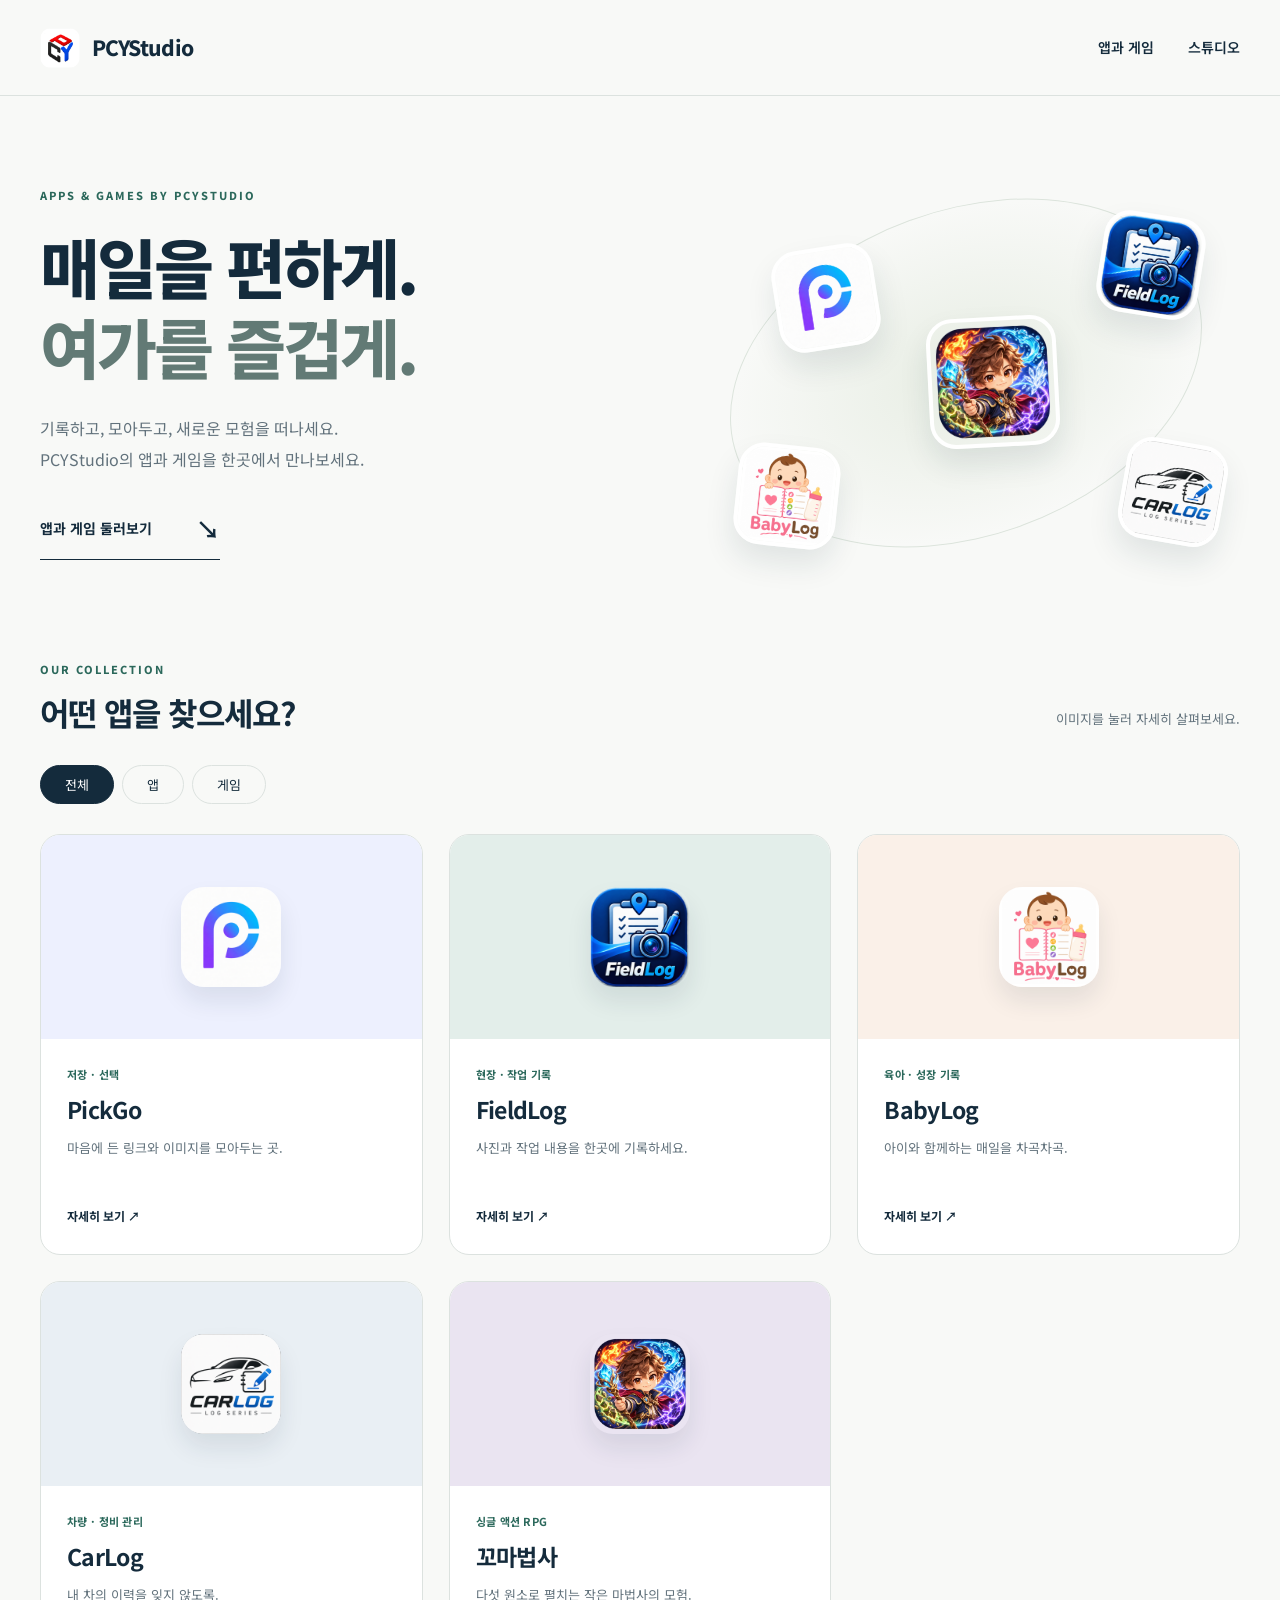
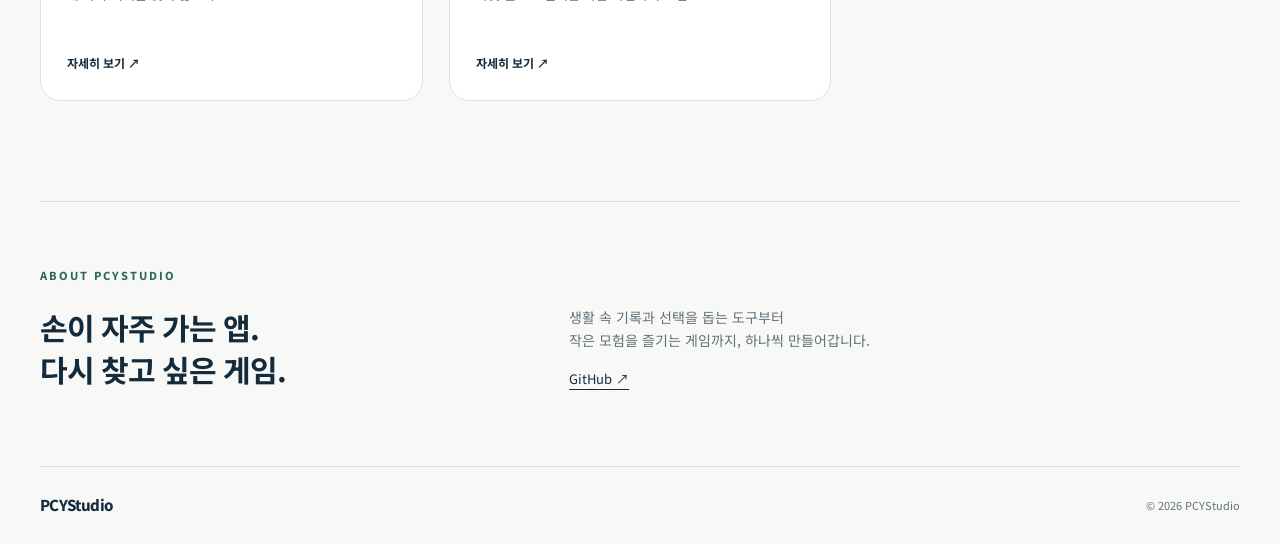
<file: index.html>
<!doctype html>
<html lang="ko">
<head>
<meta charset="utf-8"><meta name="viewport" content="width=device-width,initial-scale=1">
<meta name="theme-color" content="#142b3c"><meta name="description" content="PCYStudio의 앱과 게임을 만나보세요. 기능과 화면을 살펴보고 원하는 기기에 다운로드하세요.">
<title>PCYStudio · 앱과 게임</title>
<link rel="icon" href="assets/pcy-header-icon.png"><link rel="stylesheet" href="portfolio.css">
</head>
<body>
<header class="header"><a href="#" class="brand" aria-label="PCYStudio 홈"><img src="assets/pcy-header-icon.png" alt="" width="40" height="40"><span>PCYStudio</span></a><nav aria-label="주 메뉴"><a href="#products">앱과 게임</a><a href="#studio">스튜디오</a></nav></header>
<main>
<section class="intro"><div><p class="eyebrow">APPS & GAMES BY PCYSTUDIO</p><h1>매일을 편하게.<br><span>여가를 즐겁게.</span></h1><p class="lead">기록하고, 모아두고, 새로운 모험을 떠나세요.<br>PCYStudio의 앱과 게임을 한곳에서 만나보세요.</p><a href="#products" class="browse">앱과 게임 둘러보기 <span aria-hidden="true">↘</span></a></div><div class="intro-art" aria-hidden="true"><div class="orbit"></div><img class="tile t1" src="assets/pickgo-icon-current.png" alt=""><img class="tile t2" src="assets/fieldlog-icon.png" alt=""><img class="tile t3" src="assets/mage/icon.png" alt=""><img class="tile t4" src="assets/babylog-icon.png" alt=""><img class="tile t5" src="assets/carlog-icon.png" alt=""></div></section>
<section id="products" class="products"><div class="section-head"><div><p class="eyebrow">OUR COLLECTION</p><h2>어떤 앱을 찾으세요?</h2></div><p>이미지를 눌러 자세히 살펴보세요.</p></div><div class="filters" role="group" aria-label="앱 분류"><button type="button" class="active" aria-pressed="true" data-filter="all">전체</button><button type="button" aria-pressed="false" data-filter="app">앱</button><button type="button" aria-pressed="false" data-filter="game">게임</button></div><div id="product-grid" class="grid"></div><noscript><p>앱 상세 소개를 보려면 JavaScript를 켜주세요.</p></noscript></section>
<section id="studio" class="studio"><p class="eyebrow">ABOUT PCYSTUDIO</p><h2>손이 자주 가는 앱.<br>다시 찾고 싶은 게임.</h2><p>생활 속 기록과 선택을 돕는 도구부터<br>작은 모험을 즐기는 게임까지, 하나씩 만들어갑니다.</p><a href="https://github.com/cy3956-glitch" target="_blank" rel="noopener noreferrer">GitHub <span aria-hidden="true">↗</span></a></section>
</main><footer><a class="brand" href="#">PCYStudio</a><span>© <span id="year"></span> PCYStudio</span></footer>
<dialog id="details" aria-labelledby="detail-title"><div class="dialog-top"><span class="eyebrow">PRODUCT DETAILS</span><button class="close" type="button" aria-label="상세 소개 닫기">닫기 <span aria-hidden="true">×</span></button></div><div id="detail-content"></div></dialog>
<script src="downloads.js"></script><script src="portfolio.js"></script>
</body></html>
</file>
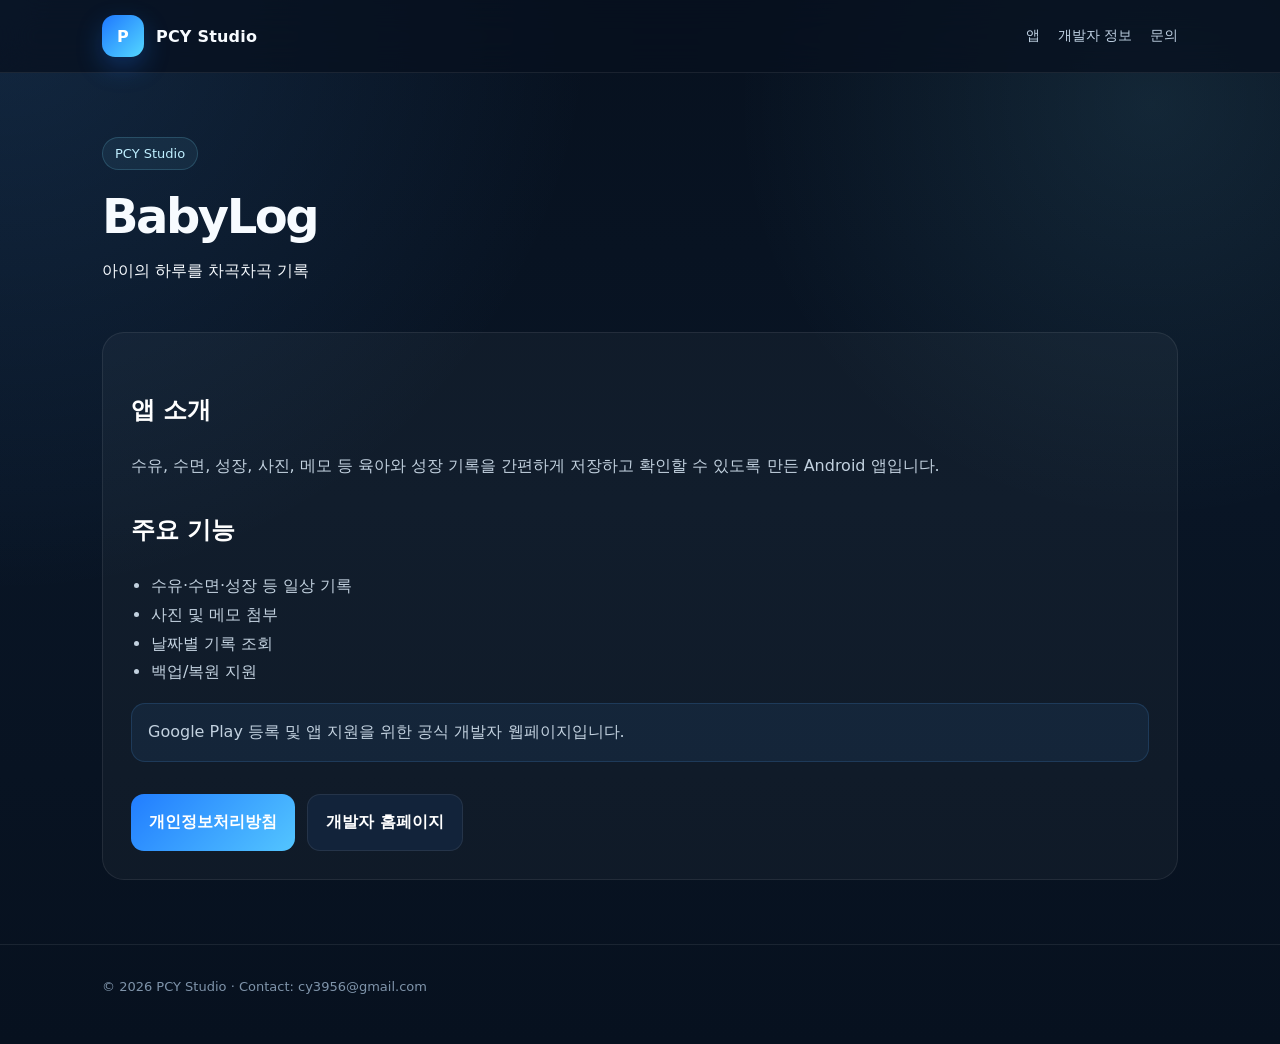
<file: babylog/index.html>
<!doctype html>
<html lang="ko">
<head>
<meta charset="utf-8">
<meta name="viewport" content="width=device-width,initial-scale=1">
<meta name="description" content="수유, 수면, 성장, 사진, 메모 등 육아와 성장 기록을 간편하게 저장하고 확인할 수 있도록 만든 Android 앱입니다.">
<title>BabyLog | PCY Studio</title>
<style>
:root{
  --bg:#07111f; --panel:#0f1c2e; --panel2:#13243a; --text:#f7fbff;
  --muted:#9db1c7; --line:rgba(255,255,255,.08); --accent:#52a7ff;
  --accent2:#7ce0ff; --ok:#76e3a5; --shadow:0 24px 60px rgba(0,0,0,.28);
}
*{box-sizing:border-box}
html{scroll-behavior:smooth}
body{
  margin:0; font-family:Inter, Pretendard, "Noto Sans KR", system-ui, -apple-system, BlinkMacSystemFont, "Segoe UI", sans-serif;
  color:var(--text); background:
    radial-gradient(circle at top left, rgba(82,167,255,.15), transparent 36%),
    radial-gradient(circle at 90% 10%, rgba(124,224,255,.10), transparent 28%),
    linear-gradient(180deg,#07111f,#091525 48%,#07111f);
  min-height:100vh;
}
a{color:inherit;text-decoration:none}
.wrap{max-width:1120px;margin:auto;padding:0 22px}
.nav{
  position:sticky;top:0;z-index:30;backdrop-filter:blur(18px);
  background:rgba(7,17,31,.76);border-bottom:1px solid var(--line)
}
.navin{height:72px;display:flex;align-items:center;justify-content:space-between;gap:20px}
.brand{display:flex;align-items:center;gap:12px;font-weight:800;letter-spacing:.2px}
.logo{
  width:42px;height:42px;border-radius:13px;display:grid;place-items:center;
  background:linear-gradient(135deg,#1e78ff,#54d7ff);box-shadow:0 10px 26px rgba(30,120,255,.28);
  font-weight:900;color:white
}
.navlinks{display:flex;gap:18px;color:#bed0e2;font-size:14px}
.hero{padding:92px 0 68px}
.badge{
  display:inline-flex;gap:8px;align-items:center;padding:8px 12px;border:1px solid rgba(124,224,255,.18);
  background:rgba(124,224,255,.07);border-radius:999px;color:#bfefff;font-size:13px
}
h1{font-size:clamp(42px,7vw,76px);line-height:1.02;margin:22px 0 20px;letter-spacing:-2.5px}
.hero p{max-width:720px;color:var(--muted);font-size:18px;line-height:1.75;margin:0}
.actions{display:flex;gap:12px;flex-wrap:wrap;margin-top:32px}
.btn{
  display:inline-flex;align-items:center;justify-content:center;padding:13px 18px;border-radius:13px;
  border:1px solid var(--line);background:#12233a;color:white;font-weight:700
}
.btn.primary{background:linear-gradient(135deg,#217dff,#53c5ff);border:none}
.section{padding:24px 0 72px}
.section h2{font-size:30px;margin:0 0 8px}
.section .lead{color:var(--muted);margin:0 0 24px}
.grid{display:grid;grid-template-columns:repeat(2,minmax(0,1fr));gap:18px}
.card{
  background:linear-gradient(180deg,rgba(19,36,58,.94),rgba(12,25,42,.94));
  border:1px solid var(--line);border-radius:22px;padding:24px;box-shadow:var(--shadow);
  transition:.22s ease;position:relative;overflow:hidden
}
.card:hover{transform:translateY(-4px);border-color:rgba(124,224,255,.28)}
.card::after{
  content:"";position:absolute;width:150px;height:150px;border-radius:50%;right:-60px;top:-60px;
  background:radial-gradient(circle,rgba(82,167,255,.18),transparent 68%)
}
.apphead{display:flex;gap:16px;align-items:center;margin-bottom:18px}
.appicon{
  width:66px;height:66px;border-radius:18px;display:grid;place-items:center;font-size:26px;font-weight:900;
  border:1px solid rgba(255,255,255,.1);box-shadow:inset 0 0 0 1px rgba(255,255,255,.03)
}
.appicon.field{background:linear-gradient(135deg,#193a75,#34a7ff)}
.appicon.baby{background:linear-gradient(135deg,#ff9ebe,#ffd0df)}
.appicon.pick{background:linear-gradient(135deg,#6237ff,#b85cff)}
.appicon.one{background:linear-gradient(135deg,#0d1727,#ffc83d);color:#101010}
.apptitle{font-size:23px;font-weight:850;margin:0}
.tag{color:#8ea8c0;font-size:13px;margin-top:5px}
.card p{color:#adc0d2;line-height:1.65;margin:0 0 18px}
.links{display:flex;gap:10px;flex-wrap:wrap}
.linkpill{
  padding:9px 12px;border-radius:11px;background:rgba(255,255,255,.055);
  border:1px solid var(--line);font-size:13px;color:#d8e7f4
}
.info{
  display:grid;grid-template-columns:1fr 1fr;gap:18px;
  background:rgba(255,255,255,.035);border:1px solid var(--line);border-radius:20px;padding:22px
}
.info h3{margin:0 0 7px;font-size:16px}
.info p{margin:0;color:var(--muted);line-height:1.6;font-size:14px}
footer{border-top:1px solid var(--line);padding:34px 0 50px;color:#7f94aa;font-size:13px}
.subhero{padding:64px 0 34px}
.subhero h1{font-size:48px}
.content{
  background:rgba(255,255,255,.035);border:1px solid var(--line);border-radius:22px;padding:28px;
  line-height:1.8;color:#c2d1df;margin-bottom:64px
}
.content h2,.content h3{color:white;margin-top:28px}
.content ul{padding-left:20px}
.notice{background:rgba(82,167,255,.08);border:1px solid rgba(82,167,255,.16);padding:14px 16px;border-radius:14px}
@media (max-width:760px){
  .navlinks{display:none}.hero{padding-top:64px}.grid,.info{grid-template-columns:1fr}
  h1{letter-spacing:-1.5px}.subhero h1{font-size:38px}
}
</style>

</head>
<body>
<nav class="nav">
  <div class="wrap navin">
    <a class="brand" href="/"><div class="logo">P</div><div>PCY Studio</div></a>
    <div class="navlinks">
      <a href="/#apps">앱</a>
      <a href="/#about">개발자 정보</a>
      <a href="mailto:cy3956@gmail.com">문의</a>
    </div>
  </div>
</nav>

    <header class="subhero">
      <div class="wrap">
        <div class="badge">PCY Studio</div>
        <h1>BabyLog</h1>
        <p>아이의 하루를 차곡차곡 기록</p>
      </div>
    </header>
    <main class="wrap">
      <section class="content">
        <h2>앱 소개</h2>
        <p>수유, 수면, 성장, 사진, 메모 등 육아와 성장 기록을 간편하게 저장하고 확인할 수 있도록 만든 Android 앱입니다.</p>
        <h2>주요 기능</h2>
        <ul><li>수유·수면·성장 등 일상 기록</li><li>사진 및 메모 첨부</li><li>날짜별 기록 조회</li><li>백업/복원 지원</li></ul>
        <div class="notice">Google Play 등록 및 앱 지원을 위한 공식 개발자 웹페이지입니다.</div>
        <div class="actions">
          <a class="btn primary" href="/babylog/privacy.html">개인정보처리방침</a>
          <a class="btn" href="/">개발자 홈페이지</a>
        </div>
      </section>
    </main>
    
<footer>
  <div class="wrap">© 2026 PCY Studio · Contact: <a href="mailto:cy3956@gmail.com">cy3956@gmail.com</a></div>
</footer>
</body>
</html>
</file>
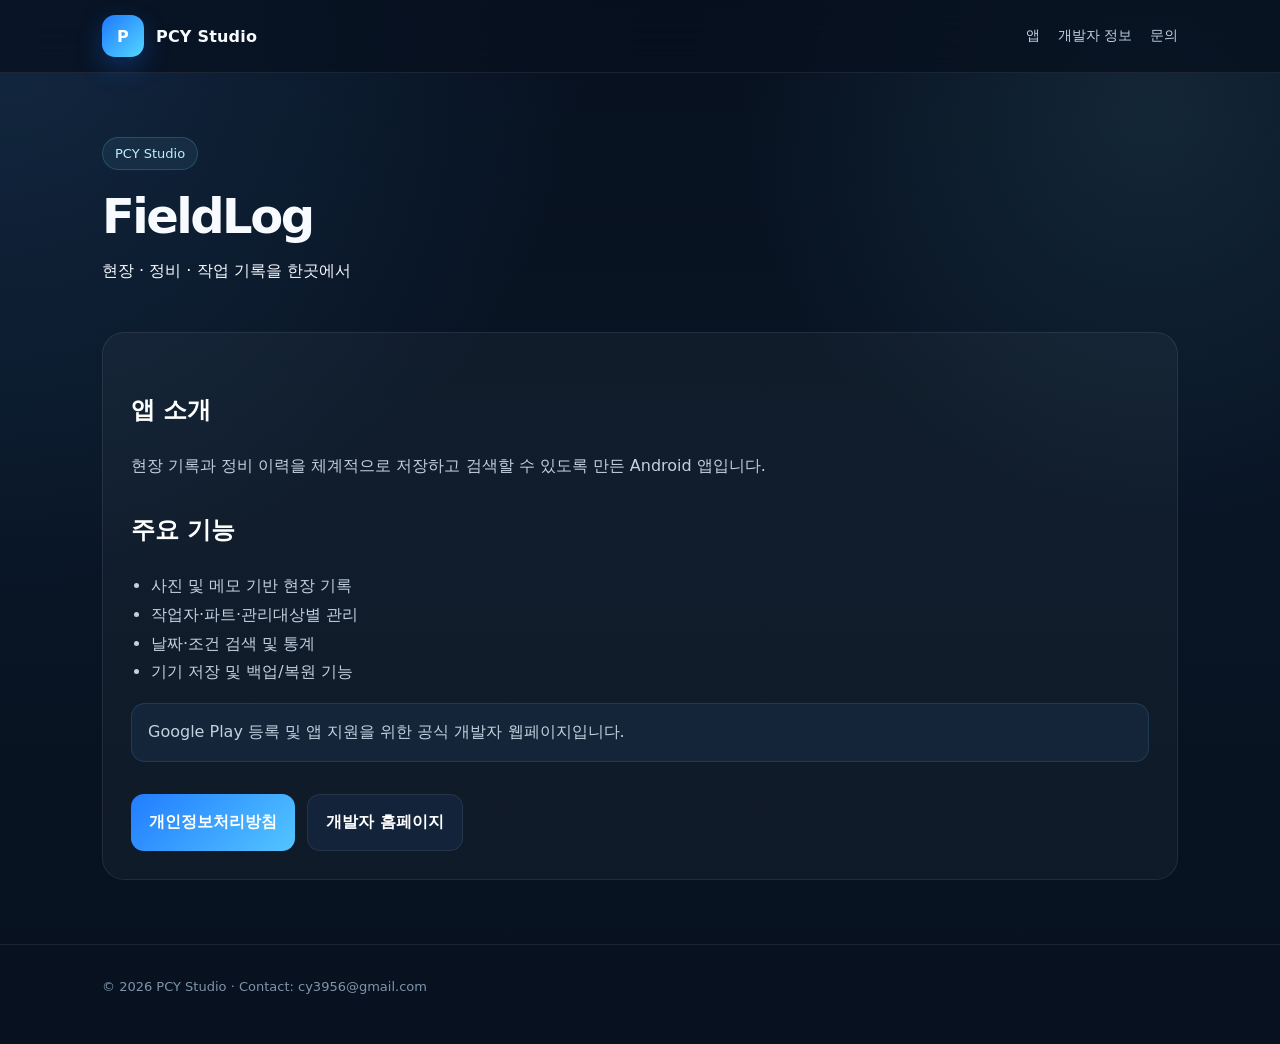
<file: fieldlog/index.html>
<!doctype html>
<html lang="ko">
<head>
<meta charset="utf-8">
<meta name="viewport" content="width=device-width,initial-scale=1">
<meta name="description" content="현장 기록과 정비 이력을 체계적으로 저장하고 검색할 수 있도록 만든 Android 앱입니다.">
<title>FieldLog | PCY Studio</title>
<style>
:root{
  --bg:#07111f; --panel:#0f1c2e; --panel2:#13243a; --text:#f7fbff;
  --muted:#9db1c7; --line:rgba(255,255,255,.08); --accent:#52a7ff;
  --accent2:#7ce0ff; --ok:#76e3a5; --shadow:0 24px 60px rgba(0,0,0,.28);
}
*{box-sizing:border-box}
html{scroll-behavior:smooth}
body{
  margin:0; font-family:Inter, Pretendard, "Noto Sans KR", system-ui, -apple-system, BlinkMacSystemFont, "Segoe UI", sans-serif;
  color:var(--text); background:
    radial-gradient(circle at top left, rgba(82,167,255,.15), transparent 36%),
    radial-gradient(circle at 90% 10%, rgba(124,224,255,.10), transparent 28%),
    linear-gradient(180deg,#07111f,#091525 48%,#07111f);
  min-height:100vh;
}
a{color:inherit;text-decoration:none}
.wrap{max-width:1120px;margin:auto;padding:0 22px}
.nav{
  position:sticky;top:0;z-index:30;backdrop-filter:blur(18px);
  background:rgba(7,17,31,.76);border-bottom:1px solid var(--line)
}
.navin{height:72px;display:flex;align-items:center;justify-content:space-between;gap:20px}
.brand{display:flex;align-items:center;gap:12px;font-weight:800;letter-spacing:.2px}
.logo{
  width:42px;height:42px;border-radius:13px;display:grid;place-items:center;
  background:linear-gradient(135deg,#1e78ff,#54d7ff);box-shadow:0 10px 26px rgba(30,120,255,.28);
  font-weight:900;color:white
}
.navlinks{display:flex;gap:18px;color:#bed0e2;font-size:14px}
.hero{padding:92px 0 68px}
.badge{
  display:inline-flex;gap:8px;align-items:center;padding:8px 12px;border:1px solid rgba(124,224,255,.18);
  background:rgba(124,224,255,.07);border-radius:999px;color:#bfefff;font-size:13px
}
h1{font-size:clamp(42px,7vw,76px);line-height:1.02;margin:22px 0 20px;letter-spacing:-2.5px}
.hero p{max-width:720px;color:var(--muted);font-size:18px;line-height:1.75;margin:0}
.actions{display:flex;gap:12px;flex-wrap:wrap;margin-top:32px}
.btn{
  display:inline-flex;align-items:center;justify-content:center;padding:13px 18px;border-radius:13px;
  border:1px solid var(--line);background:#12233a;color:white;font-weight:700
}
.btn.primary{background:linear-gradient(135deg,#217dff,#53c5ff);border:none}
.section{padding:24px 0 72px}
.section h2{font-size:30px;margin:0 0 8px}
.section .lead{color:var(--muted);margin:0 0 24px}
.grid{display:grid;grid-template-columns:repeat(2,minmax(0,1fr));gap:18px}
.card{
  background:linear-gradient(180deg,rgba(19,36,58,.94),rgba(12,25,42,.94));
  border:1px solid var(--line);border-radius:22px;padding:24px;box-shadow:var(--shadow);
  transition:.22s ease;position:relative;overflow:hidden
}
.card:hover{transform:translateY(-4px);border-color:rgba(124,224,255,.28)}
.card::after{
  content:"";position:absolute;width:150px;height:150px;border-radius:50%;right:-60px;top:-60px;
  background:radial-gradient(circle,rgba(82,167,255,.18),transparent 68%)
}
.apphead{display:flex;gap:16px;align-items:center;margin-bottom:18px}
.appicon{
  width:66px;height:66px;border-radius:18px;display:grid;place-items:center;font-size:26px;font-weight:900;
  border:1px solid rgba(255,255,255,.1);box-shadow:inset 0 0 0 1px rgba(255,255,255,.03)
}
.appicon.field{background:linear-gradient(135deg,#193a75,#34a7ff)}
.appicon.baby{background:linear-gradient(135deg,#ff9ebe,#ffd0df)}
.appicon.pick{background:linear-gradient(135deg,#6237ff,#b85cff)}
.appicon.one{background:linear-gradient(135deg,#0d1727,#ffc83d);color:#101010}
.apptitle{font-size:23px;font-weight:850;margin:0}
.tag{color:#8ea8c0;font-size:13px;margin-top:5px}
.card p{color:#adc0d2;line-height:1.65;margin:0 0 18px}
.links{display:flex;gap:10px;flex-wrap:wrap}
.linkpill{
  padding:9px 12px;border-radius:11px;background:rgba(255,255,255,.055);
  border:1px solid var(--line);font-size:13px;color:#d8e7f4
}
.info{
  display:grid;grid-template-columns:1fr 1fr;gap:18px;
  background:rgba(255,255,255,.035);border:1px solid var(--line);border-radius:20px;padding:22px
}
.info h3{margin:0 0 7px;font-size:16px}
.info p{margin:0;color:var(--muted);line-height:1.6;font-size:14px}
footer{border-top:1px solid var(--line);padding:34px 0 50px;color:#7f94aa;font-size:13px}
.subhero{padding:64px 0 34px}
.subhero h1{font-size:48px}
.content{
  background:rgba(255,255,255,.035);border:1px solid var(--line);border-radius:22px;padding:28px;
  line-height:1.8;color:#c2d1df;margin-bottom:64px
}
.content h2,.content h3{color:white;margin-top:28px}
.content ul{padding-left:20px}
.notice{background:rgba(82,167,255,.08);border:1px solid rgba(82,167,255,.16);padding:14px 16px;border-radius:14px}
@media (max-width:760px){
  .navlinks{display:none}.hero{padding-top:64px}.grid,.info{grid-template-columns:1fr}
  h1{letter-spacing:-1.5px}.subhero h1{font-size:38px}
}
</style>

</head>
<body>
<nav class="nav">
  <div class="wrap navin">
    <a class="brand" href="/"><div class="logo">P</div><div>PCY Studio</div></a>
    <div class="navlinks">
      <a href="/#apps">앱</a>
      <a href="/#about">개발자 정보</a>
      <a href="mailto:cy3956@gmail.com">문의</a>
    </div>
  </div>
</nav>

    <header class="subhero">
      <div class="wrap">
        <div class="badge">PCY Studio</div>
        <h1>FieldLog</h1>
        <p>현장 · 정비 · 작업 기록을 한곳에서</p>
      </div>
    </header>
    <main class="wrap">
      <section class="content">
        <h2>앱 소개</h2>
        <p>현장 기록과 정비 이력을 체계적으로 저장하고 검색할 수 있도록 만든 Android 앱입니다.</p>
        <h2>주요 기능</h2>
        <ul><li>사진 및 메모 기반 현장 기록</li><li>작업자·파트·관리대상별 관리</li><li>날짜·조건 검색 및 통계</li><li>기기 저장 및 백업/복원 기능</li></ul>
        <div class="notice">Google Play 등록 및 앱 지원을 위한 공식 개발자 웹페이지입니다.</div>
        <div class="actions">
          <a class="btn primary" href="/fieldlog/privacy.html">개인정보처리방침</a>
          <a class="btn" href="/">개발자 홈페이지</a>
        </div>
      </section>
    </main>
    
<footer>
  <div class="wrap">© 2026 PCY Studio · Contact: <a href="mailto:cy3956@gmail.com">cy3956@gmail.com</a></div>
</footer>
</body>
</html>
</file>
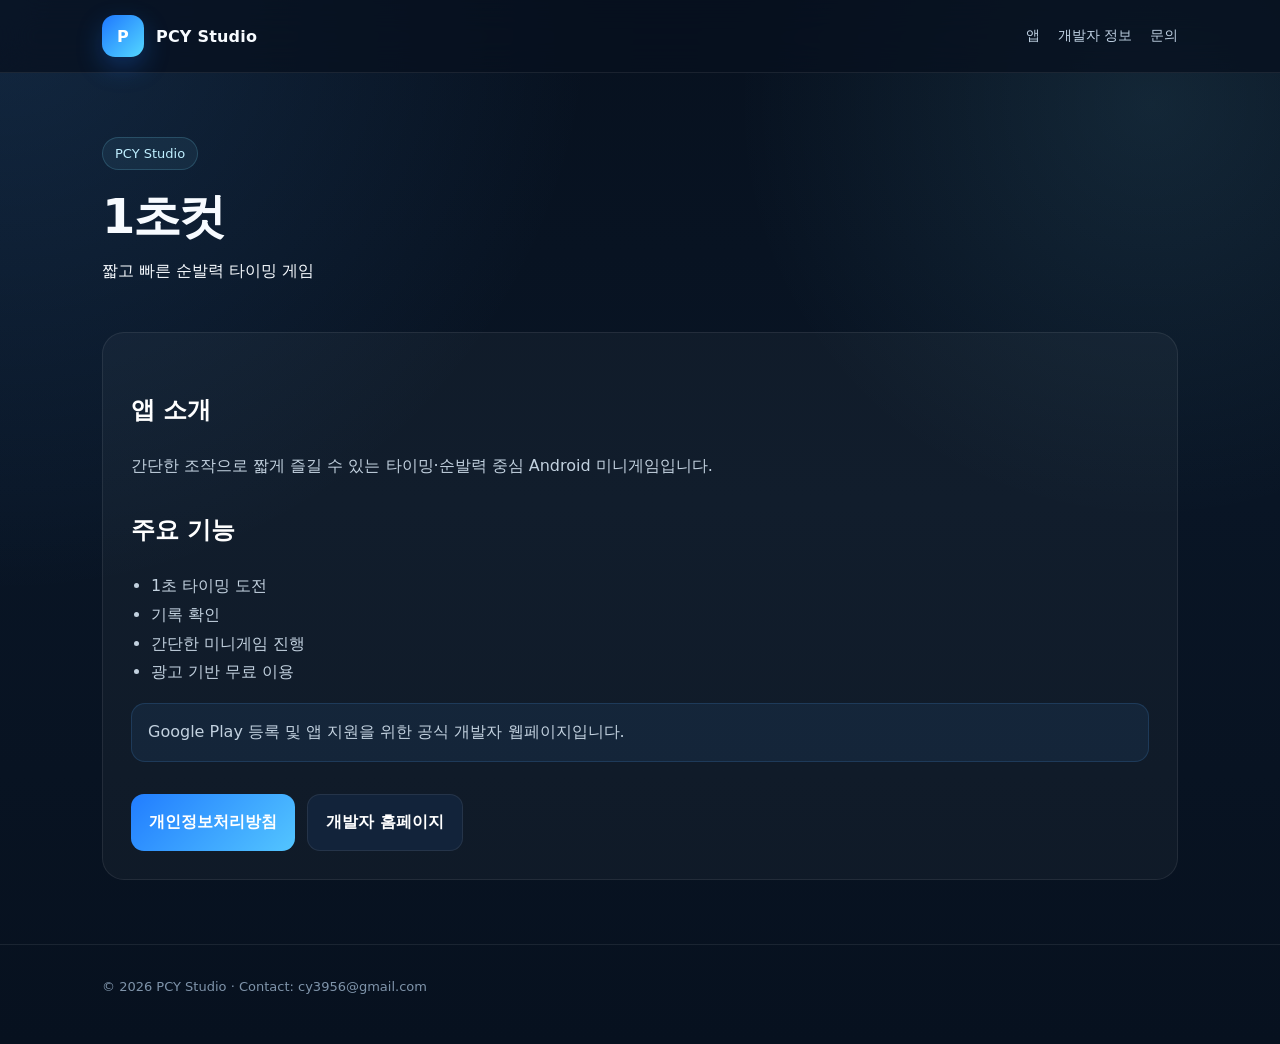
<file: one-sec/index.html>
<!doctype html>
<html lang="ko">
<head>
<meta charset="utf-8">
<meta name="viewport" content="width=device-width,initial-scale=1">
<meta name="description" content="간단한 조작으로 짧게 즐길 수 있는 타이밍·순발력 중심 Android 미니게임입니다.">
<title>1초컷 | PCY Studio</title>
<style>
:root{
  --bg:#07111f; --panel:#0f1c2e; --panel2:#13243a; --text:#f7fbff;
  --muted:#9db1c7; --line:rgba(255,255,255,.08); --accent:#52a7ff;
  --accent2:#7ce0ff; --ok:#76e3a5; --shadow:0 24px 60px rgba(0,0,0,.28);
}
*{box-sizing:border-box}
html{scroll-behavior:smooth}
body{
  margin:0; font-family:Inter, Pretendard, "Noto Sans KR", system-ui, -apple-system, BlinkMacSystemFont, "Segoe UI", sans-serif;
  color:var(--text); background:
    radial-gradient(circle at top left, rgba(82,167,255,.15), transparent 36%),
    radial-gradient(circle at 90% 10%, rgba(124,224,255,.10), transparent 28%),
    linear-gradient(180deg,#07111f,#091525 48%,#07111f);
  min-height:100vh;
}
a{color:inherit;text-decoration:none}
.wrap{max-width:1120px;margin:auto;padding:0 22px}
.nav{
  position:sticky;top:0;z-index:30;backdrop-filter:blur(18px);
  background:rgba(7,17,31,.76);border-bottom:1px solid var(--line)
}
.navin{height:72px;display:flex;align-items:center;justify-content:space-between;gap:20px}
.brand{display:flex;align-items:center;gap:12px;font-weight:800;letter-spacing:.2px}
.logo{
  width:42px;height:42px;border-radius:13px;display:grid;place-items:center;
  background:linear-gradient(135deg,#1e78ff,#54d7ff);box-shadow:0 10px 26px rgba(30,120,255,.28);
  font-weight:900;color:white
}
.navlinks{display:flex;gap:18px;color:#bed0e2;font-size:14px}
.hero{padding:92px 0 68px}
.badge{
  display:inline-flex;gap:8px;align-items:center;padding:8px 12px;border:1px solid rgba(124,224,255,.18);
  background:rgba(124,224,255,.07);border-radius:999px;color:#bfefff;font-size:13px
}
h1{font-size:clamp(42px,7vw,76px);line-height:1.02;margin:22px 0 20px;letter-spacing:-2.5px}
.hero p{max-width:720px;color:var(--muted);font-size:18px;line-height:1.75;margin:0}
.actions{display:flex;gap:12px;flex-wrap:wrap;margin-top:32px}
.btn{
  display:inline-flex;align-items:center;justify-content:center;padding:13px 18px;border-radius:13px;
  border:1px solid var(--line);background:#12233a;color:white;font-weight:700
}
.btn.primary{background:linear-gradient(135deg,#217dff,#53c5ff);border:none}
.section{padding:24px 0 72px}
.section h2{font-size:30px;margin:0 0 8px}
.section .lead{color:var(--muted);margin:0 0 24px}
.grid{display:grid;grid-template-columns:repeat(2,minmax(0,1fr));gap:18px}
.card{
  background:linear-gradient(180deg,rgba(19,36,58,.94),rgba(12,25,42,.94));
  border:1px solid var(--line);border-radius:22px;padding:24px;box-shadow:var(--shadow);
  transition:.22s ease;position:relative;overflow:hidden
}
.card:hover{transform:translateY(-4px);border-color:rgba(124,224,255,.28)}
.card::after{
  content:"";position:absolute;width:150px;height:150px;border-radius:50%;right:-60px;top:-60px;
  background:radial-gradient(circle,rgba(82,167,255,.18),transparent 68%)
}
.apphead{display:flex;gap:16px;align-items:center;margin-bottom:18px}
.appicon{
  width:66px;height:66px;border-radius:18px;display:grid;place-items:center;font-size:26px;font-weight:900;
  border:1px solid rgba(255,255,255,.1);box-shadow:inset 0 0 0 1px rgba(255,255,255,.03)
}
.appicon.field{background:linear-gradient(135deg,#193a75,#34a7ff)}
.appicon.baby{background:linear-gradient(135deg,#ff9ebe,#ffd0df)}
.appicon.pick{background:linear-gradient(135deg,#6237ff,#b85cff)}
.appicon.one{background:linear-gradient(135deg,#0d1727,#ffc83d);color:#101010}
.apptitle{font-size:23px;font-weight:850;margin:0}
.tag{color:#8ea8c0;font-size:13px;margin-top:5px}
.card p{color:#adc0d2;line-height:1.65;margin:0 0 18px}
.links{display:flex;gap:10px;flex-wrap:wrap}
.linkpill{
  padding:9px 12px;border-radius:11px;background:rgba(255,255,255,.055);
  border:1px solid var(--line);font-size:13px;color:#d8e7f4
}
.info{
  display:grid;grid-template-columns:1fr 1fr;gap:18px;
  background:rgba(255,255,255,.035);border:1px solid var(--line);border-radius:20px;padding:22px
}
.info h3{margin:0 0 7px;font-size:16px}
.info p{margin:0;color:var(--muted);line-height:1.6;font-size:14px}
footer{border-top:1px solid var(--line);padding:34px 0 50px;color:#7f94aa;font-size:13px}
.subhero{padding:64px 0 34px}
.subhero h1{font-size:48px}
.content{
  background:rgba(255,255,255,.035);border:1px solid var(--line);border-radius:22px;padding:28px;
  line-height:1.8;color:#c2d1df;margin-bottom:64px
}
.content h2,.content h3{color:white;margin-top:28px}
.content ul{padding-left:20px}
.notice{background:rgba(82,167,255,.08);border:1px solid rgba(82,167,255,.16);padding:14px 16px;border-radius:14px}
@media (max-width:760px){
  .navlinks{display:none}.hero{padding-top:64px}.grid,.info{grid-template-columns:1fr}
  h1{letter-spacing:-1.5px}.subhero h1{font-size:38px}
}
</style>

</head>
<body>
<nav class="nav">
  <div class="wrap navin">
    <a class="brand" href="/"><div class="logo">P</div><div>PCY Studio</div></a>
    <div class="navlinks">
      <a href="/#apps">앱</a>
      <a href="/#about">개발자 정보</a>
      <a href="mailto:cy3956@gmail.com">문의</a>
    </div>
  </div>
</nav>

    <header class="subhero">
      <div class="wrap">
        <div class="badge">PCY Studio</div>
        <h1>1초컷</h1>
        <p>짧고 빠른 순발력 타이밍 게임</p>
      </div>
    </header>
    <main class="wrap">
      <section class="content">
        <h2>앱 소개</h2>
        <p>간단한 조작으로 짧게 즐길 수 있는 타이밍·순발력 중심 Android 미니게임입니다.</p>
        <h2>주요 기능</h2>
        <ul><li>1초 타이밍 도전</li><li>기록 확인</li><li>간단한 미니게임 진행</li><li>광고 기반 무료 이용</li></ul>
        <div class="notice">Google Play 등록 및 앱 지원을 위한 공식 개발자 웹페이지입니다.</div>
        <div class="actions">
          <a class="btn primary" href="/one-sec/privacy.html">개인정보처리방침</a>
          <a class="btn" href="/">개발자 홈페이지</a>
        </div>
      </section>
    </main>
    
<footer>
  <div class="wrap">© 2026 PCY Studio · Contact: <a href="mailto:cy3956@gmail.com">cy3956@gmail.com</a></div>
</footer>
</body>
</html>
</file>
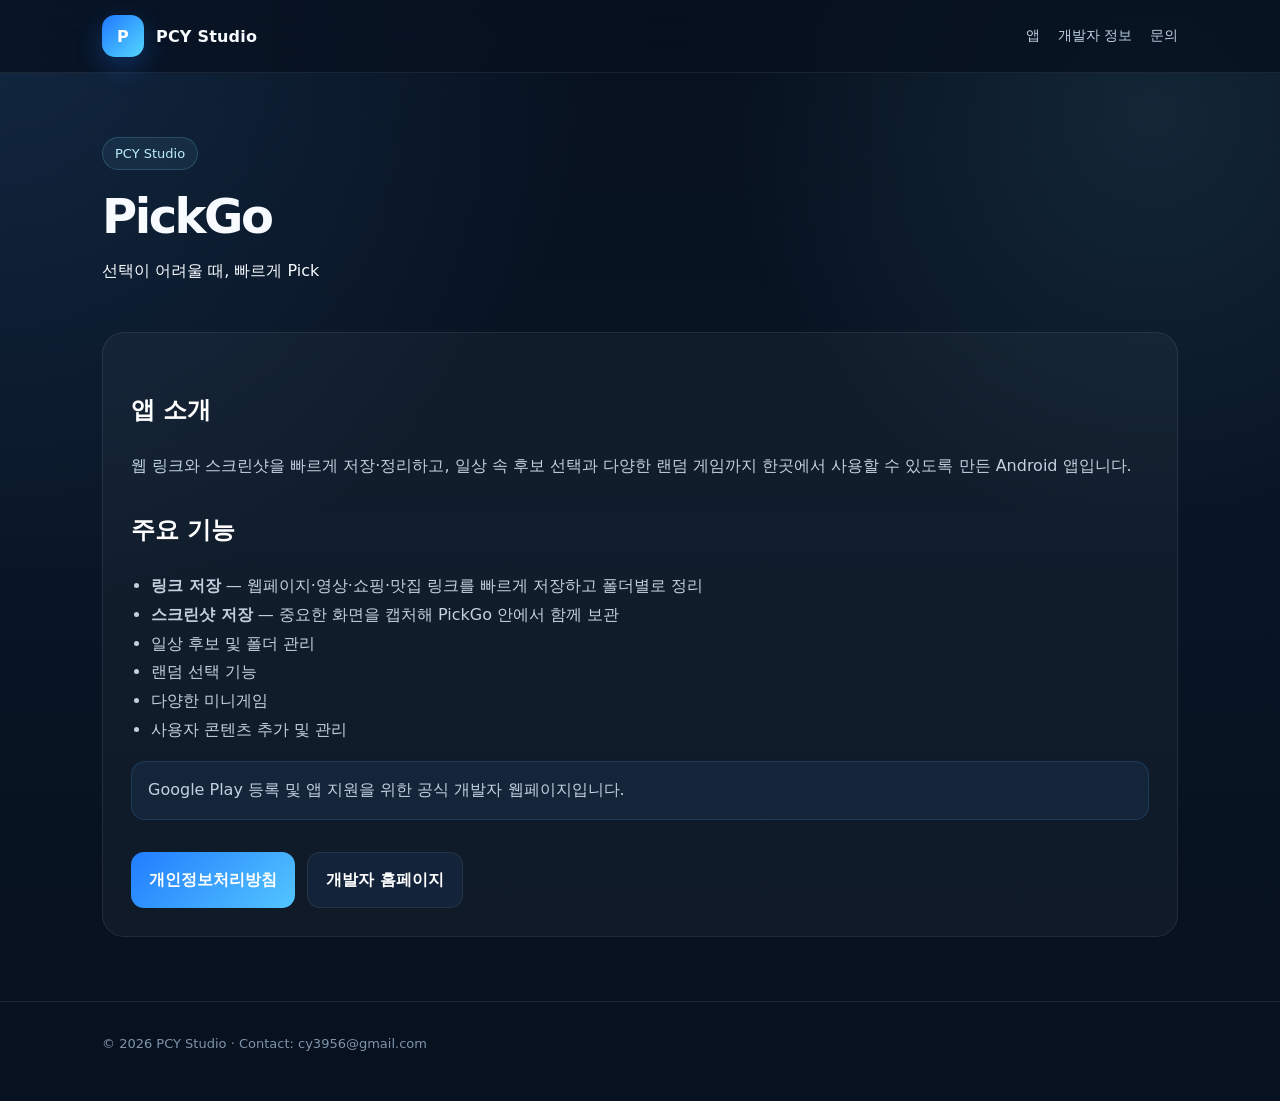
<file: pickgo/index.html>
<!doctype html>
<html lang="ko">
<head>
<meta charset="utf-8">
<meta name="viewport" content="width=device-width,initial-scale=1">
<meta name="description" content="웹 링크와 스크린샷을 빠르게 저장·정리하고, 일상 속 후보 선택과 다양한 랜덤 게임까지 한곳에서 사용할 수 있도록 만든 Android 앱입니다.">
<title>PickGo | PCY Studio</title>
<style>
:root{
  --bg:#07111f; --panel:#0f1c2e; --panel2:#13243a; --text:#f7fbff;
  --muted:#9db1c7; --line:rgba(255,255,255,.08); --accent:#52a7ff;
  --accent2:#7ce0ff; --ok:#76e3a5; --shadow:0 24px 60px rgba(0,0,0,.28);
}
*{box-sizing:border-box}
html{scroll-behavior:smooth}
body{
  margin:0; font-family:Inter, Pretendard, "Noto Sans KR", system-ui, -apple-system, BlinkMacSystemFont, "Segoe UI", sans-serif;
  color:var(--text); background:
    radial-gradient(circle at top left, rgba(82,167,255,.15), transparent 36%),
    radial-gradient(circle at 90% 10%, rgba(124,224,255,.10), transparent 28%),
    linear-gradient(180deg,#07111f,#091525 48%,#07111f);
  min-height:100vh;
}
a{color:inherit;text-decoration:none}
.wrap{max-width:1120px;margin:auto;padding:0 22px}
.nav{
  position:sticky;top:0;z-index:30;backdrop-filter:blur(18px);
  background:rgba(7,17,31,.76);border-bottom:1px solid var(--line)
}
.navin{height:72px;display:flex;align-items:center;justify-content:space-between;gap:20px}
.brand{display:flex;align-items:center;gap:12px;font-weight:800;letter-spacing:.2px}
.logo{
  width:42px;height:42px;border-radius:13px;display:grid;place-items:center;
  background:linear-gradient(135deg,#1e78ff,#54d7ff);box-shadow:0 10px 26px rgba(30,120,255,.28);
  font-weight:900;color:white
}
.navlinks{display:flex;gap:18px;color:#bed0e2;font-size:14px}
.hero{padding:92px 0 68px}
.badge{
  display:inline-flex;gap:8px;align-items:center;padding:8px 12px;border:1px solid rgba(124,224,255,.18);
  background:rgba(124,224,255,.07);border-radius:999px;color:#bfefff;font-size:13px
}
h1{font-size:clamp(42px,7vw,76px);line-height:1.02;margin:22px 0 20px;letter-spacing:-2.5px}
.hero p{max-width:720px;color:var(--muted);font-size:18px;line-height:1.75;margin:0}
.actions{display:flex;gap:12px;flex-wrap:wrap;margin-top:32px}
.btn{
  display:inline-flex;align-items:center;justify-content:center;padding:13px 18px;border-radius:13px;
  border:1px solid var(--line);background:#12233a;color:white;font-weight:700
}
.btn.primary{background:linear-gradient(135deg,#217dff,#53c5ff);border:none}
.section{padding:24px 0 72px}
.section h2{font-size:30px;margin:0 0 8px}
.section .lead{color:var(--muted);margin:0 0 24px}
.grid{display:grid;grid-template-columns:repeat(2,minmax(0,1fr));gap:18px}
.card{
  background:linear-gradient(180deg,rgba(19,36,58,.94),rgba(12,25,42,.94));
  border:1px solid var(--line);border-radius:22px;padding:24px;box-shadow:var(--shadow);
  transition:.22s ease;position:relative;overflow:hidden
}
.card:hover{transform:translateY(-4px);border-color:rgba(124,224,255,.28)}
.card::after{
  content:"";position:absolute;width:150px;height:150px;border-radius:50%;right:-60px;top:-60px;
  background:radial-gradient(circle,rgba(82,167,255,.18),transparent 68%)
}
.apphead{display:flex;gap:16px;align-items:center;margin-bottom:18px}
.appicon{
  width:66px;height:66px;border-radius:18px;display:grid;place-items:center;font-size:26px;font-weight:900;
  border:1px solid rgba(255,255,255,.1);box-shadow:inset 0 0 0 1px rgba(255,255,255,.03)
}
.appicon.field{background:linear-gradient(135deg,#193a75,#34a7ff)}
.appicon.baby{background:linear-gradient(135deg,#ff9ebe,#ffd0df)}
.appicon.pick{background:linear-gradient(135deg,#6237ff,#b85cff)}
.appicon.one{background:linear-gradient(135deg,#0d1727,#ffc83d);color:#101010}
.apptitle{font-size:23px;font-weight:850;margin:0}
.tag{color:#8ea8c0;font-size:13px;margin-top:5px}
.card p{color:#adc0d2;line-height:1.65;margin:0 0 18px}
.links{display:flex;gap:10px;flex-wrap:wrap}
.linkpill{
  padding:9px 12px;border-radius:11px;background:rgba(255,255,255,.055);
  border:1px solid var(--line);font-size:13px;color:#d8e7f4
}
.info{
  display:grid;grid-template-columns:1fr 1fr;gap:18px;
  background:rgba(255,255,255,.035);border:1px solid var(--line);border-radius:20px;padding:22px
}
.info h3{margin:0 0 7px;font-size:16px}
.info p{margin:0;color:var(--muted);line-height:1.6;font-size:14px}
footer{border-top:1px solid var(--line);padding:34px 0 50px;color:#7f94aa;font-size:13px}
.subhero{padding:64px 0 34px}
.subhero h1{font-size:48px}
.content{
  background:rgba(255,255,255,.035);border:1px solid var(--line);border-radius:22px;padding:28px;
  line-height:1.8;color:#c2d1df;margin-bottom:64px
}
.content h2,.content h3{color:white;margin-top:28px}
.content ul{padding-left:20px}
.notice{background:rgba(82,167,255,.08);border:1px solid rgba(82,167,255,.16);padding:14px 16px;border-radius:14px}
@media (max-width:760px){
  .navlinks{display:none}.hero{padding-top:64px}.grid,.info{grid-template-columns:1fr}
  h1{letter-spacing:-1.5px}.subhero h1{font-size:38px}
}
</style>

</head>
<body>
<nav class="nav">
  <div class="wrap navin">
    <a class="brand" href="/"><div class="logo">P</div><div>PCY Studio</div></a>
    <div class="navlinks">
      <a href="/#apps">앱</a>
      <a href="/#about">개발자 정보</a>
      <a href="mailto:cy3956@gmail.com">문의</a>
    </div>
  </div>
</nav>

    <header class="subhero">
      <div class="wrap">
        <div class="badge">PCY Studio</div>
        <h1>PickGo</h1>
        <p>선택이 어려울 때, 빠르게 Pick</p>
      </div>
    </header>
    <main class="wrap">
      <section class="content">
        <h2>앱 소개</h2>
        <p>웹 링크와 스크린샷을 빠르게 저장·정리하고, 일상 속 후보 선택과 다양한 랜덤 게임까지 한곳에서 사용할 수 있도록 만든 Android 앱입니다.</p>
        <h2>주요 기능</h2>
        <ul><li><strong>링크 저장</strong> — 웹페이지·영상·쇼핑·맛집 링크를 빠르게 저장하고 폴더별로 정리</li><li><strong>스크린샷 저장</strong> — 중요한 화면을 캡처해 PickGo 안에서 함께 보관</li><li>일상 후보 및 폴더 관리</li><li>랜덤 선택 기능</li><li>다양한 미니게임</li><li>사용자 콘텐츠 추가 및 관리</li></ul>
        <div class="notice">Google Play 등록 및 앱 지원을 위한 공식 개발자 웹페이지입니다.</div>
        <div class="actions">
          <a class="btn primary" href="/pickgo/privacy.html">개인정보처리방침</a>
          <a class="btn" href="/">개발자 홈페이지</a>
        </div>
      </section>
    </main>
    
<footer>
  <div class="wrap">© 2026 PCY Studio · Contact: <a href="mailto:cy3956@gmail.com">cy3956@gmail.com</a></div>
</footer>
</body>
</html>
</file>
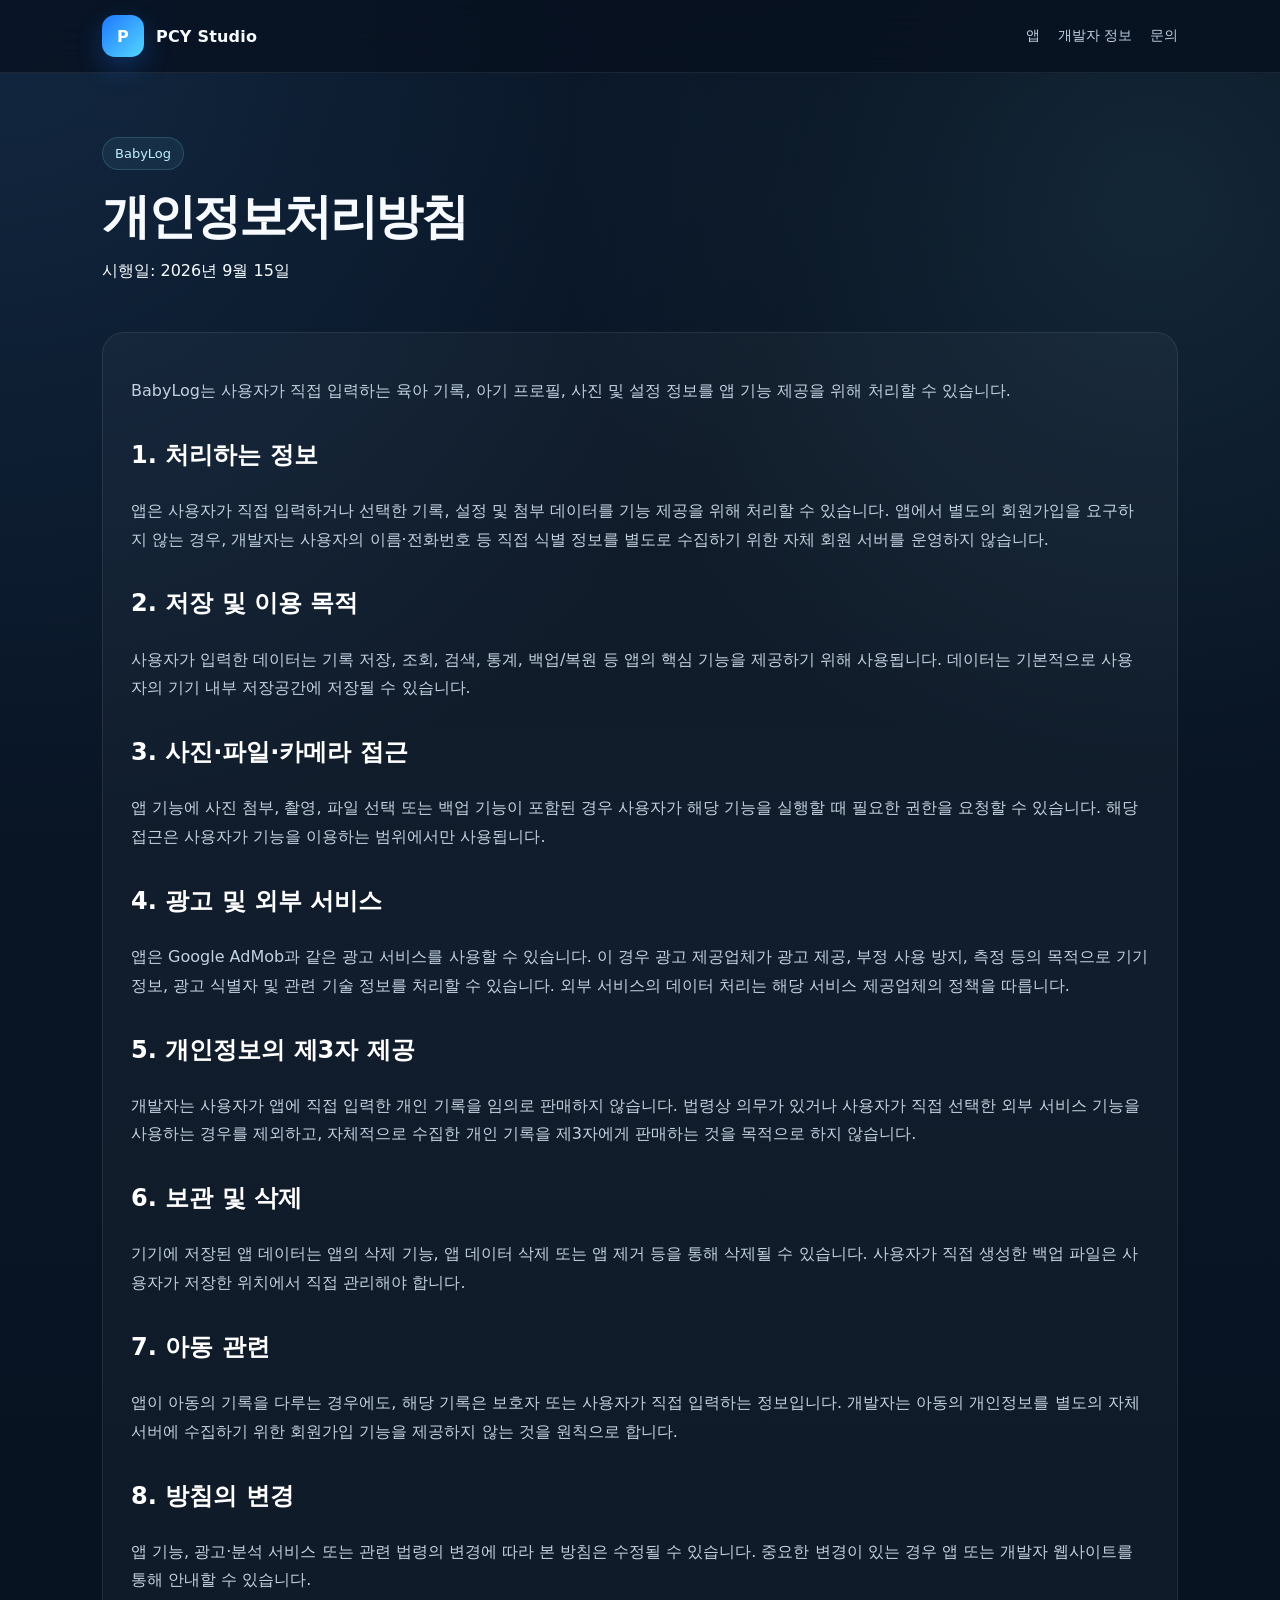
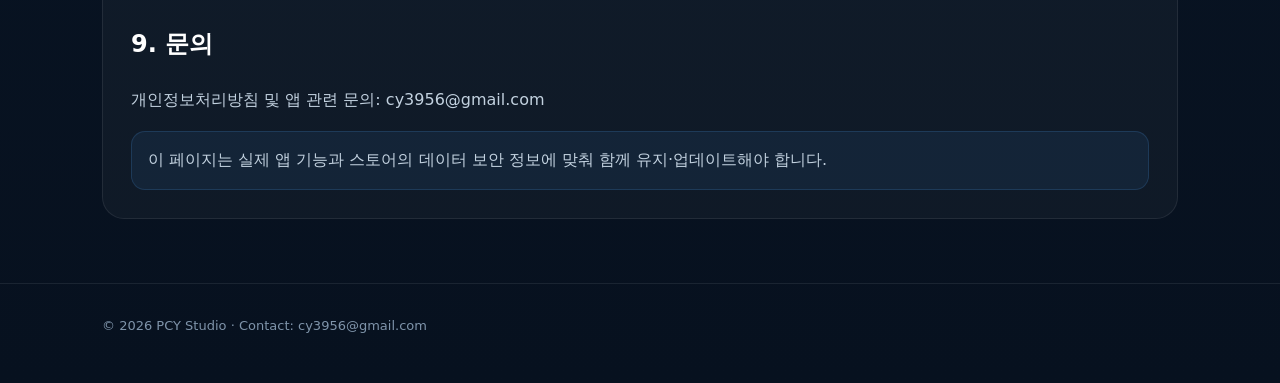
<file: babylog/privacy.html>
<!doctype html>
<html lang="ko">
<head>
<meta charset="utf-8">
<meta name="viewport" content="width=device-width,initial-scale=1">
<meta name="description" content="BabyLog 개인정보처리방침">
<title>BabyLog 개인정보처리방침 | PCY Studio</title>
<style>
:root{
  --bg:#07111f; --panel:#0f1c2e; --panel2:#13243a; --text:#f7fbff;
  --muted:#9db1c7; --line:rgba(255,255,255,.08); --accent:#52a7ff;
  --accent2:#7ce0ff; --ok:#76e3a5; --shadow:0 24px 60px rgba(0,0,0,.28);
}
*{box-sizing:border-box}
html{scroll-behavior:smooth}
body{
  margin:0; font-family:Inter, Pretendard, "Noto Sans KR", system-ui, -apple-system, BlinkMacSystemFont, "Segoe UI", sans-serif;
  color:var(--text); background:
    radial-gradient(circle at top left, rgba(82,167,255,.15), transparent 36%),
    radial-gradient(circle at 90% 10%, rgba(124,224,255,.10), transparent 28%),
    linear-gradient(180deg,#07111f,#091525 48%,#07111f);
  min-height:100vh;
}
a{color:inherit;text-decoration:none}
.wrap{max-width:1120px;margin:auto;padding:0 22px}
.nav{
  position:sticky;top:0;z-index:30;backdrop-filter:blur(18px);
  background:rgba(7,17,31,.76);border-bottom:1px solid var(--line)
}
.navin{height:72px;display:flex;align-items:center;justify-content:space-between;gap:20px}
.brand{display:flex;align-items:center;gap:12px;font-weight:800;letter-spacing:.2px}
.logo{
  width:42px;height:42px;border-radius:13px;display:grid;place-items:center;
  background:linear-gradient(135deg,#1e78ff,#54d7ff);box-shadow:0 10px 26px rgba(30,120,255,.28);
  font-weight:900;color:white
}
.navlinks{display:flex;gap:18px;color:#bed0e2;font-size:14px}
.hero{padding:92px 0 68px}
.badge{
  display:inline-flex;gap:8px;align-items:center;padding:8px 12px;border:1px solid rgba(124,224,255,.18);
  background:rgba(124,224,255,.07);border-radius:999px;color:#bfefff;font-size:13px
}
h1{font-size:clamp(42px,7vw,76px);line-height:1.02;margin:22px 0 20px;letter-spacing:-2.5px}
.hero p{max-width:720px;color:var(--muted);font-size:18px;line-height:1.75;margin:0}
.actions{display:flex;gap:12px;flex-wrap:wrap;margin-top:32px}
.btn{
  display:inline-flex;align-items:center;justify-content:center;padding:13px 18px;border-radius:13px;
  border:1px solid var(--line);background:#12233a;color:white;font-weight:700
}
.btn.primary{background:linear-gradient(135deg,#217dff,#53c5ff);border:none}
.section{padding:24px 0 72px}
.section h2{font-size:30px;margin:0 0 8px}
.section .lead{color:var(--muted);margin:0 0 24px}
.grid{display:grid;grid-template-columns:repeat(2,minmax(0,1fr));gap:18px}
.card{
  background:linear-gradient(180deg,rgba(19,36,58,.94),rgba(12,25,42,.94));
  border:1px solid var(--line);border-radius:22px;padding:24px;box-shadow:var(--shadow);
  transition:.22s ease;position:relative;overflow:hidden
}
.card:hover{transform:translateY(-4px);border-color:rgba(124,224,255,.28)}
.card::after{
  content:"";position:absolute;width:150px;height:150px;border-radius:50%;right:-60px;top:-60px;
  background:radial-gradient(circle,rgba(82,167,255,.18),transparent 68%)
}
.apphead{display:flex;gap:16px;align-items:center;margin-bottom:18px}
.appicon{
  width:66px;height:66px;border-radius:18px;display:grid;place-items:center;font-size:26px;font-weight:900;
  border:1px solid rgba(255,255,255,.1);box-shadow:inset 0 0 0 1px rgba(255,255,255,.03)
}
.appicon.field{background:linear-gradient(135deg,#193a75,#34a7ff)}
.appicon.baby{background:linear-gradient(135deg,#ff9ebe,#ffd0df)}
.appicon.pick{background:linear-gradient(135deg,#6237ff,#b85cff)}
.appicon.one{background:linear-gradient(135deg,#0d1727,#ffc83d);color:#101010}
.apptitle{font-size:23px;font-weight:850;margin:0}
.tag{color:#8ea8c0;font-size:13px;margin-top:5px}
.card p{color:#adc0d2;line-height:1.65;margin:0 0 18px}
.links{display:flex;gap:10px;flex-wrap:wrap}
.linkpill{
  padding:9px 12px;border-radius:11px;background:rgba(255,255,255,.055);
  border:1px solid var(--line);font-size:13px;color:#d8e7f4
}
.info{
  display:grid;grid-template-columns:1fr 1fr;gap:18px;
  background:rgba(255,255,255,.035);border:1px solid var(--line);border-radius:20px;padding:22px
}
.info h3{margin:0 0 7px;font-size:16px}
.info p{margin:0;color:var(--muted);line-height:1.6;font-size:14px}
footer{border-top:1px solid var(--line);padding:34px 0 50px;color:#7f94aa;font-size:13px}
.subhero{padding:64px 0 34px}
.subhero h1{font-size:48px}
.content{
  background:rgba(255,255,255,.035);border:1px solid var(--line);border-radius:22px;padding:28px;
  line-height:1.8;color:#c2d1df;margin-bottom:64px
}
.content h2,.content h3{color:white;margin-top:28px}
.content ul{padding-left:20px}
.notice{background:rgba(82,167,255,.08);border:1px solid rgba(82,167,255,.16);padding:14px 16px;border-radius:14px}
@media (max-width:760px){
  .navlinks{display:none}.hero{padding-top:64px}.grid,.info{grid-template-columns:1fr}
  h1{letter-spacing:-1.5px}.subhero h1{font-size:38px}
}
</style>

</head>
<body>
<nav class="nav">
  <div class="wrap navin">
    <a class="brand" href="/"><div class="logo">P</div><div>PCY Studio</div></a>
    <div class="navlinks">
      <a href="/#apps">앱</a>
      <a href="/#about">개발자 정보</a>
      <a href="mailto:cy3956@gmail.com">문의</a>
    </div>
  </div>
</nav>

    <header class="subhero">
      <div class="wrap">
        <div class="badge">BabyLog</div>
        <h1>개인정보처리방침</h1>
        <p>시행일: 2026년 9월 15일</p>
      </div>
    </header>
    <main class="wrap">
      <section class="content">
        <p>BabyLog는 사용자가 직접 입력하는 육아 기록, 아기 프로필, 사진 및 설정 정보를 앱 기능 제공을 위해 처리할 수 있습니다.</p>

        <h2>1. 처리하는 정보</h2>
        <p>앱은 사용자가 직접 입력하거나 선택한 기록, 설정 및 첨부 데이터를 기능 제공을 위해 처리할 수 있습니다. 앱에서 별도의 회원가입을 요구하지 않는 경우, 개발자는 사용자의 이름·전화번호 등 직접 식별 정보를 별도로 수집하기 위한 자체 회원 서버를 운영하지 않습니다.</p>

        <h2>2. 저장 및 이용 목적</h2>
        <p>사용자가 입력한 데이터는 기록 저장, 조회, 검색, 통계, 백업/복원 등 앱의 핵심 기능을 제공하기 위해 사용됩니다. 데이터는 기본적으로 사용자의 기기 내부 저장공간에 저장될 수 있습니다.</p>

        <h2>3. 사진·파일·카메라 접근</h2>
        <p>앱 기능에 사진 첨부, 촬영, 파일 선택 또는 백업 기능이 포함된 경우 사용자가 해당 기능을 실행할 때 필요한 권한을 요청할 수 있습니다. 해당 접근은 사용자가 기능을 이용하는 범위에서만 사용됩니다.</p>

        <h2>4. 광고 및 외부 서비스</h2>
        <p>앱은 Google AdMob과 같은 광고 서비스를 사용할 수 있습니다. 이 경우 광고 제공업체가 광고 제공, 부정 사용 방지, 측정 등의 목적으로 기기 정보, 광고 식별자 및 관련 기술 정보를 처리할 수 있습니다. 외부 서비스의 데이터 처리는 해당 서비스 제공업체의 정책을 따릅니다.</p>

        <h2>5. 개인정보의 제3자 제공</h2>
        <p>개발자는 사용자가 앱에 직접 입력한 개인 기록을 임의로 판매하지 않습니다. 법령상 의무가 있거나 사용자가 직접 선택한 외부 서비스 기능을 사용하는 경우를 제외하고, 자체적으로 수집한 개인 기록을 제3자에게 판매하는 것을 목적으로 하지 않습니다.</p>

        <h2>6. 보관 및 삭제</h2>
        <p>기기에 저장된 앱 데이터는 앱의 삭제 기능, 앱 데이터 삭제 또는 앱 제거 등을 통해 삭제될 수 있습니다. 사용자가 직접 생성한 백업 파일은 사용자가 저장한 위치에서 직접 관리해야 합니다.</p>

        <h2>7. 아동 관련</h2>
        <p>앱이 아동의 기록을 다루는 경우에도, 해당 기록은 보호자 또는 사용자가 직접 입력하는 정보입니다. 개발자는 아동의 개인정보를 별도의 자체 서버에 수집하기 위한 회원가입 기능을 제공하지 않는 것을 원칙으로 합니다.</p>

        <h2>8. 방침의 변경</h2>
        <p>앱 기능, 광고·분석 서비스 또는 관련 법령의 변경에 따라 본 방침은 수정될 수 있습니다. 중요한 변경이 있는 경우 앱 또는 개발자 웹사이트를 통해 안내할 수 있습니다.</p>

        <h2>9. 문의</h2>
        <p>개인정보처리방침 및 앱 관련 문의: <a href="mailto:cy3956@gmail.com">cy3956@gmail.com</a></p>

        <div class="notice">이 페이지는 실제 앱 기능과 스토어의 데이터 보안 정보에 맞춰 함께 유지·업데이트해야 합니다.</div>
      </section>
    </main>
    
<footer>
  <div class="wrap">© 2026 PCY Studio · Contact: <a href="mailto:cy3956@gmail.com">cy3956@gmail.com</a></div>
</footer>
</body>
</html>
</file>
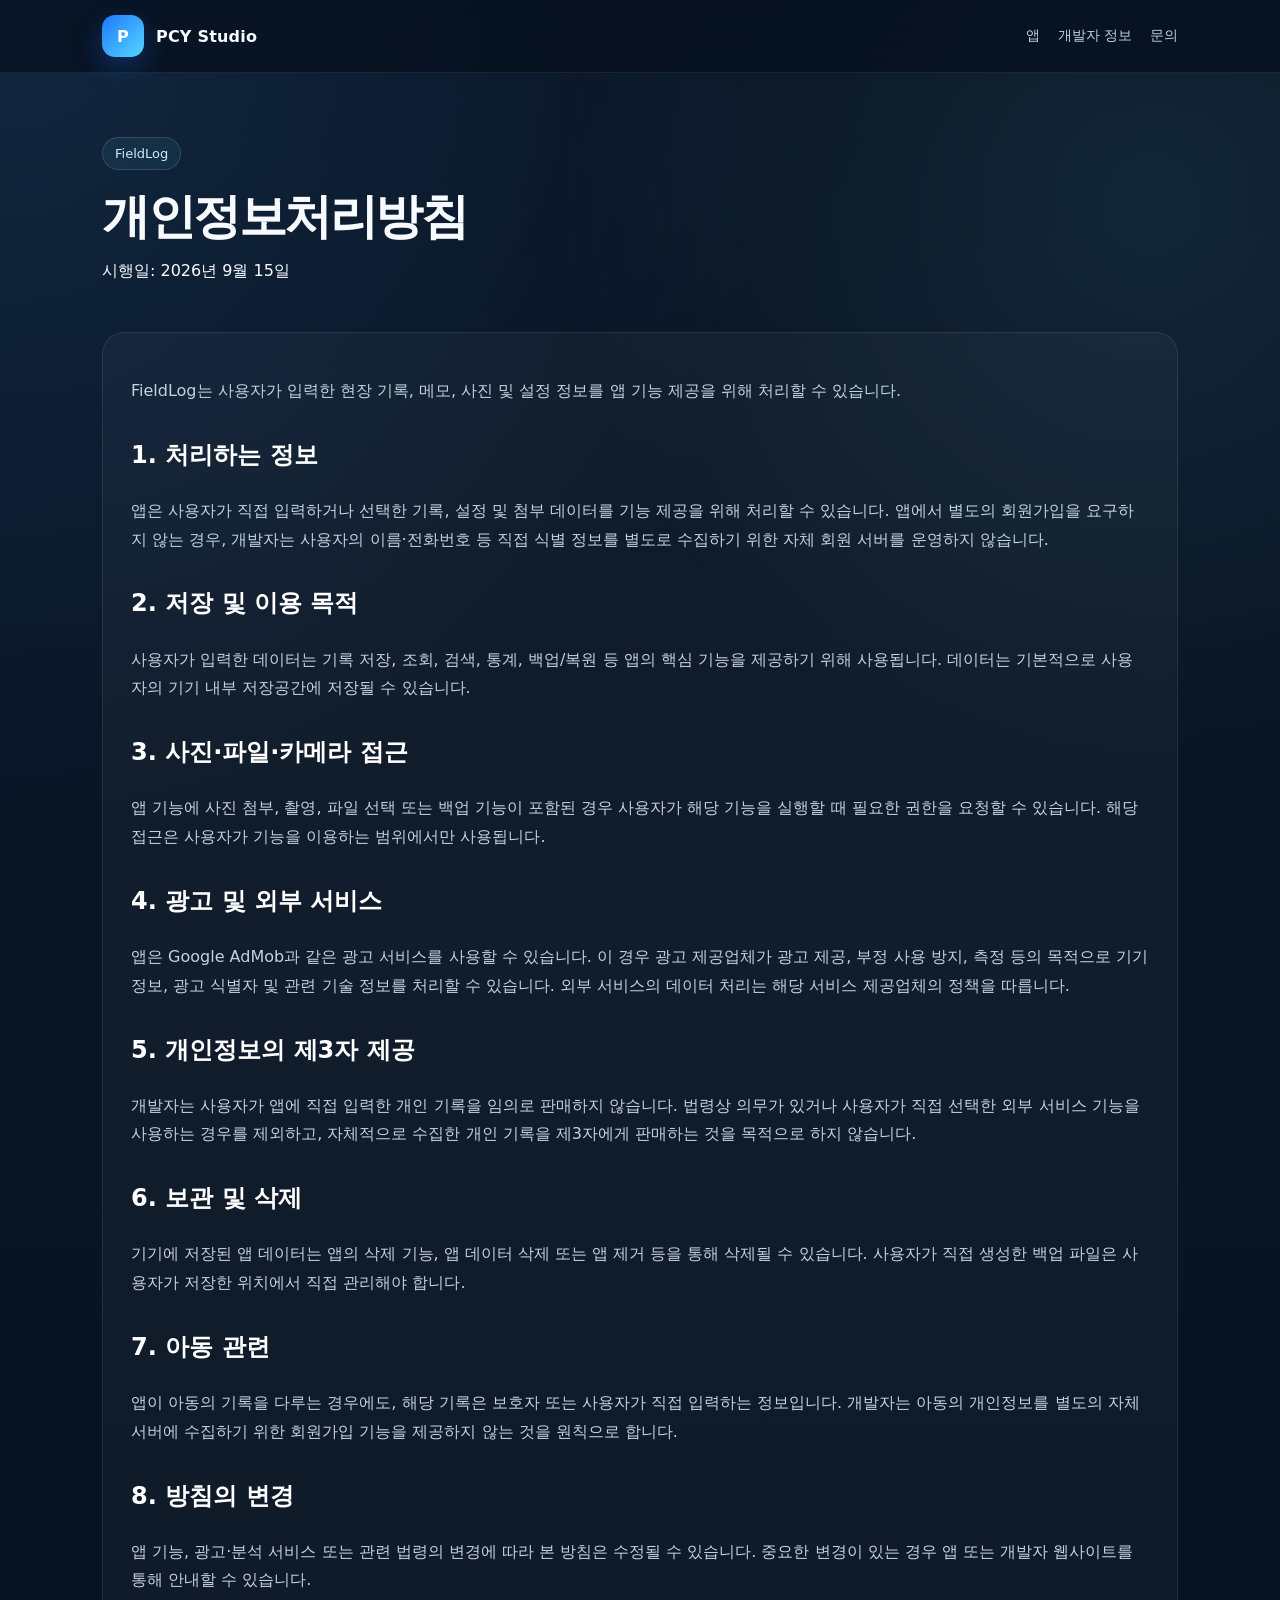
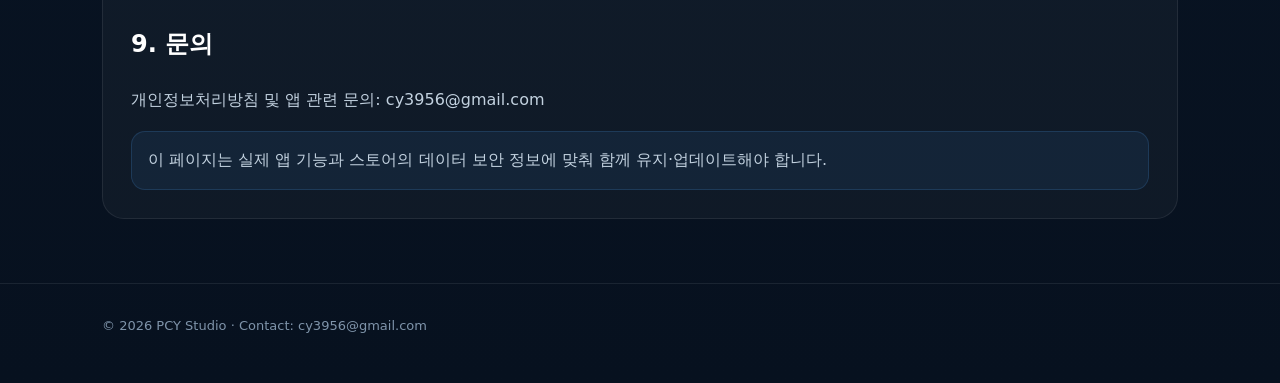
<file: fieldlog/privacy.html>
<!doctype html>
<html lang="ko">
<head>
<meta charset="utf-8">
<meta name="viewport" content="width=device-width,initial-scale=1">
<meta name="description" content="FieldLog 개인정보처리방침">
<title>FieldLog 개인정보처리방침 | PCY Studio</title>
<style>
:root{
  --bg:#07111f; --panel:#0f1c2e; --panel2:#13243a; --text:#f7fbff;
  --muted:#9db1c7; --line:rgba(255,255,255,.08); --accent:#52a7ff;
  --accent2:#7ce0ff; --ok:#76e3a5; --shadow:0 24px 60px rgba(0,0,0,.28);
}
*{box-sizing:border-box}
html{scroll-behavior:smooth}
body{
  margin:0; font-family:Inter, Pretendard, "Noto Sans KR", system-ui, -apple-system, BlinkMacSystemFont, "Segoe UI", sans-serif;
  color:var(--text); background:
    radial-gradient(circle at top left, rgba(82,167,255,.15), transparent 36%),
    radial-gradient(circle at 90% 10%, rgba(124,224,255,.10), transparent 28%),
    linear-gradient(180deg,#07111f,#091525 48%,#07111f);
  min-height:100vh;
}
a{color:inherit;text-decoration:none}
.wrap{max-width:1120px;margin:auto;padding:0 22px}
.nav{
  position:sticky;top:0;z-index:30;backdrop-filter:blur(18px);
  background:rgba(7,17,31,.76);border-bottom:1px solid var(--line)
}
.navin{height:72px;display:flex;align-items:center;justify-content:space-between;gap:20px}
.brand{display:flex;align-items:center;gap:12px;font-weight:800;letter-spacing:.2px}
.logo{
  width:42px;height:42px;border-radius:13px;display:grid;place-items:center;
  background:linear-gradient(135deg,#1e78ff,#54d7ff);box-shadow:0 10px 26px rgba(30,120,255,.28);
  font-weight:900;color:white
}
.navlinks{display:flex;gap:18px;color:#bed0e2;font-size:14px}
.hero{padding:92px 0 68px}
.badge{
  display:inline-flex;gap:8px;align-items:center;padding:8px 12px;border:1px solid rgba(124,224,255,.18);
  background:rgba(124,224,255,.07);border-radius:999px;color:#bfefff;font-size:13px
}
h1{font-size:clamp(42px,7vw,76px);line-height:1.02;margin:22px 0 20px;letter-spacing:-2.5px}
.hero p{max-width:720px;color:var(--muted);font-size:18px;line-height:1.75;margin:0}
.actions{display:flex;gap:12px;flex-wrap:wrap;margin-top:32px}
.btn{
  display:inline-flex;align-items:center;justify-content:center;padding:13px 18px;border-radius:13px;
  border:1px solid var(--line);background:#12233a;color:white;font-weight:700
}
.btn.primary{background:linear-gradient(135deg,#217dff,#53c5ff);border:none}
.section{padding:24px 0 72px}
.section h2{font-size:30px;margin:0 0 8px}
.section .lead{color:var(--muted);margin:0 0 24px}
.grid{display:grid;grid-template-columns:repeat(2,minmax(0,1fr));gap:18px}
.card{
  background:linear-gradient(180deg,rgba(19,36,58,.94),rgba(12,25,42,.94));
  border:1px solid var(--line);border-radius:22px;padding:24px;box-shadow:var(--shadow);
  transition:.22s ease;position:relative;overflow:hidden
}
.card:hover{transform:translateY(-4px);border-color:rgba(124,224,255,.28)}
.card::after{
  content:"";position:absolute;width:150px;height:150px;border-radius:50%;right:-60px;top:-60px;
  background:radial-gradient(circle,rgba(82,167,255,.18),transparent 68%)
}
.apphead{display:flex;gap:16px;align-items:center;margin-bottom:18px}
.appicon{
  width:66px;height:66px;border-radius:18px;display:grid;place-items:center;font-size:26px;font-weight:900;
  border:1px solid rgba(255,255,255,.1);box-shadow:inset 0 0 0 1px rgba(255,255,255,.03)
}
.appicon.field{background:linear-gradient(135deg,#193a75,#34a7ff)}
.appicon.baby{background:linear-gradient(135deg,#ff9ebe,#ffd0df)}
.appicon.pick{background:linear-gradient(135deg,#6237ff,#b85cff)}
.appicon.one{background:linear-gradient(135deg,#0d1727,#ffc83d);color:#101010}
.apptitle{font-size:23px;font-weight:850;margin:0}
.tag{color:#8ea8c0;font-size:13px;margin-top:5px}
.card p{color:#adc0d2;line-height:1.65;margin:0 0 18px}
.links{display:flex;gap:10px;flex-wrap:wrap}
.linkpill{
  padding:9px 12px;border-radius:11px;background:rgba(255,255,255,.055);
  border:1px solid var(--line);font-size:13px;color:#d8e7f4
}
.info{
  display:grid;grid-template-columns:1fr 1fr;gap:18px;
  background:rgba(255,255,255,.035);border:1px solid var(--line);border-radius:20px;padding:22px
}
.info h3{margin:0 0 7px;font-size:16px}
.info p{margin:0;color:var(--muted);line-height:1.6;font-size:14px}
footer{border-top:1px solid var(--line);padding:34px 0 50px;color:#7f94aa;font-size:13px}
.subhero{padding:64px 0 34px}
.subhero h1{font-size:48px}
.content{
  background:rgba(255,255,255,.035);border:1px solid var(--line);border-radius:22px;padding:28px;
  line-height:1.8;color:#c2d1df;margin-bottom:64px
}
.content h2,.content h3{color:white;margin-top:28px}
.content ul{padding-left:20px}
.notice{background:rgba(82,167,255,.08);border:1px solid rgba(82,167,255,.16);padding:14px 16px;border-radius:14px}
@media (max-width:760px){
  .navlinks{display:none}.hero{padding-top:64px}.grid,.info{grid-template-columns:1fr}
  h1{letter-spacing:-1.5px}.subhero h1{font-size:38px}
}
</style>

</head>
<body>
<nav class="nav">
  <div class="wrap navin">
    <a class="brand" href="/"><div class="logo">P</div><div>PCY Studio</div></a>
    <div class="navlinks">
      <a href="/#apps">앱</a>
      <a href="/#about">개발자 정보</a>
      <a href="mailto:cy3956@gmail.com">문의</a>
    </div>
  </div>
</nav>

    <header class="subhero">
      <div class="wrap">
        <div class="badge">FieldLog</div>
        <h1>개인정보처리방침</h1>
        <p>시행일: 2026년 9월 15일</p>
      </div>
    </header>
    <main class="wrap">
      <section class="content">
        <p>FieldLog는 사용자가 입력한 현장 기록, 메모, 사진 및 설정 정보를 앱 기능 제공을 위해 처리할 수 있습니다.</p>

        <h2>1. 처리하는 정보</h2>
        <p>앱은 사용자가 직접 입력하거나 선택한 기록, 설정 및 첨부 데이터를 기능 제공을 위해 처리할 수 있습니다. 앱에서 별도의 회원가입을 요구하지 않는 경우, 개발자는 사용자의 이름·전화번호 등 직접 식별 정보를 별도로 수집하기 위한 자체 회원 서버를 운영하지 않습니다.</p>

        <h2>2. 저장 및 이용 목적</h2>
        <p>사용자가 입력한 데이터는 기록 저장, 조회, 검색, 통계, 백업/복원 등 앱의 핵심 기능을 제공하기 위해 사용됩니다. 데이터는 기본적으로 사용자의 기기 내부 저장공간에 저장될 수 있습니다.</p>

        <h2>3. 사진·파일·카메라 접근</h2>
        <p>앱 기능에 사진 첨부, 촬영, 파일 선택 또는 백업 기능이 포함된 경우 사용자가 해당 기능을 실행할 때 필요한 권한을 요청할 수 있습니다. 해당 접근은 사용자가 기능을 이용하는 범위에서만 사용됩니다.</p>

        <h2>4. 광고 및 외부 서비스</h2>
        <p>앱은 Google AdMob과 같은 광고 서비스를 사용할 수 있습니다. 이 경우 광고 제공업체가 광고 제공, 부정 사용 방지, 측정 등의 목적으로 기기 정보, 광고 식별자 및 관련 기술 정보를 처리할 수 있습니다. 외부 서비스의 데이터 처리는 해당 서비스 제공업체의 정책을 따릅니다.</p>

        <h2>5. 개인정보의 제3자 제공</h2>
        <p>개발자는 사용자가 앱에 직접 입력한 개인 기록을 임의로 판매하지 않습니다. 법령상 의무가 있거나 사용자가 직접 선택한 외부 서비스 기능을 사용하는 경우를 제외하고, 자체적으로 수집한 개인 기록을 제3자에게 판매하는 것을 목적으로 하지 않습니다.</p>

        <h2>6. 보관 및 삭제</h2>
        <p>기기에 저장된 앱 데이터는 앱의 삭제 기능, 앱 데이터 삭제 또는 앱 제거 등을 통해 삭제될 수 있습니다. 사용자가 직접 생성한 백업 파일은 사용자가 저장한 위치에서 직접 관리해야 합니다.</p>

        <h2>7. 아동 관련</h2>
        <p>앱이 아동의 기록을 다루는 경우에도, 해당 기록은 보호자 또는 사용자가 직접 입력하는 정보입니다. 개발자는 아동의 개인정보를 별도의 자체 서버에 수집하기 위한 회원가입 기능을 제공하지 않는 것을 원칙으로 합니다.</p>

        <h2>8. 방침의 변경</h2>
        <p>앱 기능, 광고·분석 서비스 또는 관련 법령의 변경에 따라 본 방침은 수정될 수 있습니다. 중요한 변경이 있는 경우 앱 또는 개발자 웹사이트를 통해 안내할 수 있습니다.</p>

        <h2>9. 문의</h2>
        <p>개인정보처리방침 및 앱 관련 문의: <a href="mailto:cy3956@gmail.com">cy3956@gmail.com</a></p>

        <div class="notice">이 페이지는 실제 앱 기능과 스토어의 데이터 보안 정보에 맞춰 함께 유지·업데이트해야 합니다.</div>
      </section>
    </main>
    
<footer>
  <div class="wrap">© 2026 PCY Studio · Contact: <a href="mailto:cy3956@gmail.com">cy3956@gmail.com</a></div>
</footer>
</body>
</html>
</file>
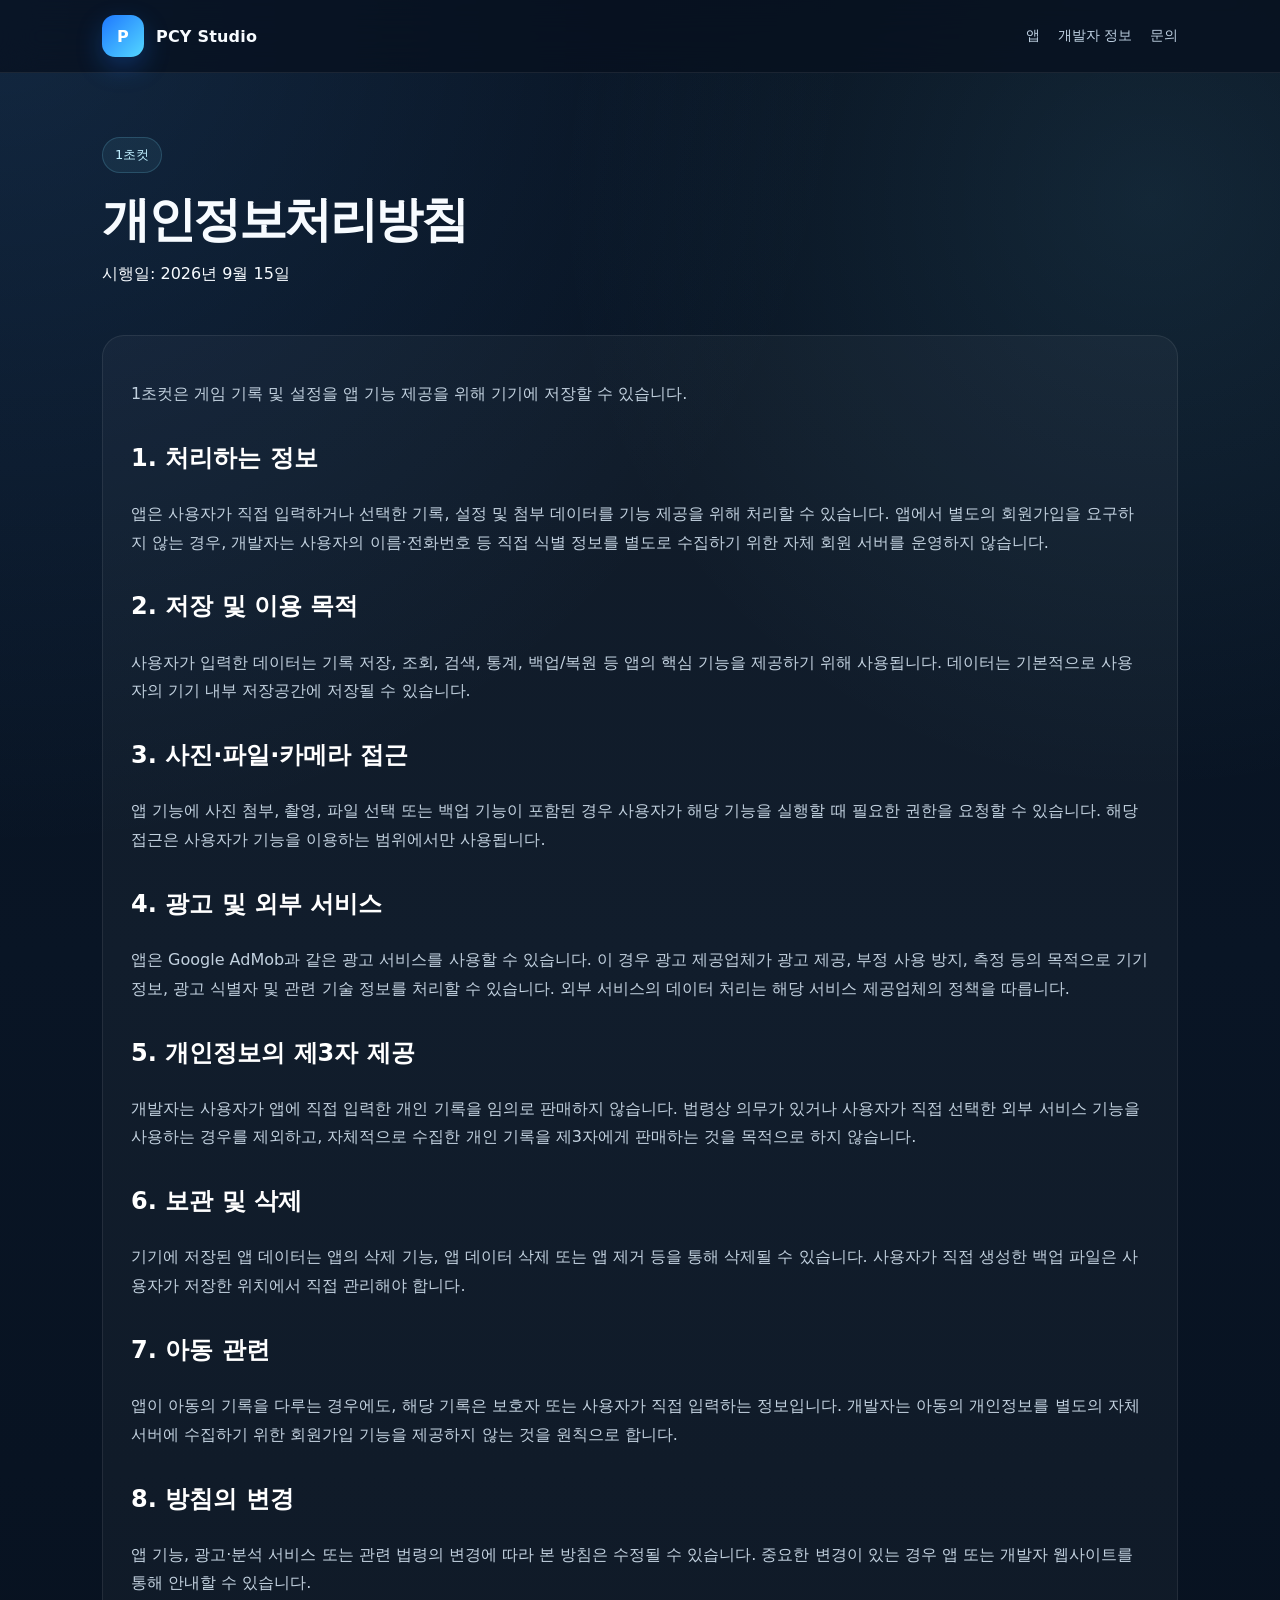
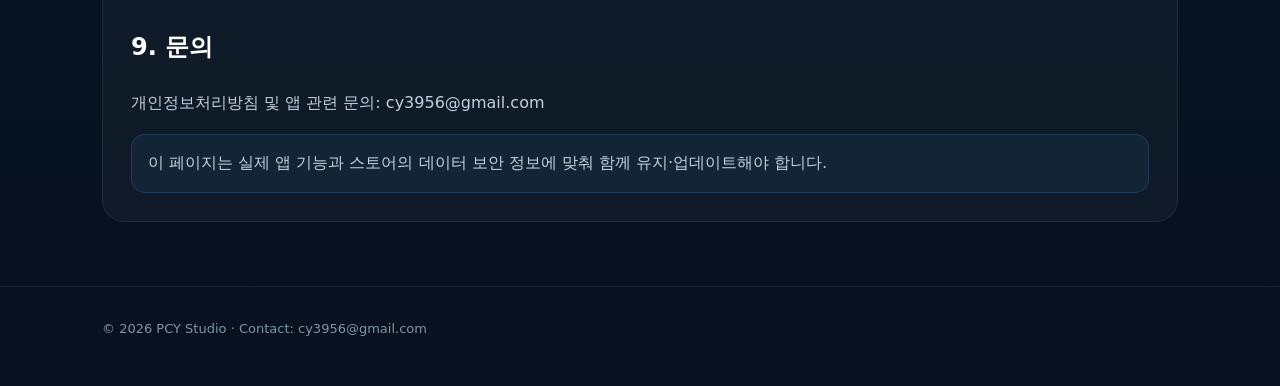
<file: one-sec/privacy.html>
<!doctype html>
<html lang="ko">
<head>
<meta charset="utf-8">
<meta name="viewport" content="width=device-width,initial-scale=1">
<meta name="description" content="1초컷 개인정보처리방침">
<title>1초컷 개인정보처리방침 | PCY Studio</title>
<style>
:root{
  --bg:#07111f; --panel:#0f1c2e; --panel2:#13243a; --text:#f7fbff;
  --muted:#9db1c7; --line:rgba(255,255,255,.08); --accent:#52a7ff;
  --accent2:#7ce0ff; --ok:#76e3a5; --shadow:0 24px 60px rgba(0,0,0,.28);
}
*{box-sizing:border-box}
html{scroll-behavior:smooth}
body{
  margin:0; font-family:Inter, Pretendard, "Noto Sans KR", system-ui, -apple-system, BlinkMacSystemFont, "Segoe UI", sans-serif;
  color:var(--text); background:
    radial-gradient(circle at top left, rgba(82,167,255,.15), transparent 36%),
    radial-gradient(circle at 90% 10%, rgba(124,224,255,.10), transparent 28%),
    linear-gradient(180deg,#07111f,#091525 48%,#07111f);
  min-height:100vh;
}
a{color:inherit;text-decoration:none}
.wrap{max-width:1120px;margin:auto;padding:0 22px}
.nav{
  position:sticky;top:0;z-index:30;backdrop-filter:blur(18px);
  background:rgba(7,17,31,.76);border-bottom:1px solid var(--line)
}
.navin{height:72px;display:flex;align-items:center;justify-content:space-between;gap:20px}
.brand{display:flex;align-items:center;gap:12px;font-weight:800;letter-spacing:.2px}
.logo{
  width:42px;height:42px;border-radius:13px;display:grid;place-items:center;
  background:linear-gradient(135deg,#1e78ff,#54d7ff);box-shadow:0 10px 26px rgba(30,120,255,.28);
  font-weight:900;color:white
}
.navlinks{display:flex;gap:18px;color:#bed0e2;font-size:14px}
.hero{padding:92px 0 68px}
.badge{
  display:inline-flex;gap:8px;align-items:center;padding:8px 12px;border:1px solid rgba(124,224,255,.18);
  background:rgba(124,224,255,.07);border-radius:999px;color:#bfefff;font-size:13px
}
h1{font-size:clamp(42px,7vw,76px);line-height:1.02;margin:22px 0 20px;letter-spacing:-2.5px}
.hero p{max-width:720px;color:var(--muted);font-size:18px;line-height:1.75;margin:0}
.actions{display:flex;gap:12px;flex-wrap:wrap;margin-top:32px}
.btn{
  display:inline-flex;align-items:center;justify-content:center;padding:13px 18px;border-radius:13px;
  border:1px solid var(--line);background:#12233a;color:white;font-weight:700
}
.btn.primary{background:linear-gradient(135deg,#217dff,#53c5ff);border:none}
.section{padding:24px 0 72px}
.section h2{font-size:30px;margin:0 0 8px}
.section .lead{color:var(--muted);margin:0 0 24px}
.grid{display:grid;grid-template-columns:repeat(2,minmax(0,1fr));gap:18px}
.card{
  background:linear-gradient(180deg,rgba(19,36,58,.94),rgba(12,25,42,.94));
  border:1px solid var(--line);border-radius:22px;padding:24px;box-shadow:var(--shadow);
  transition:.22s ease;position:relative;overflow:hidden
}
.card:hover{transform:translateY(-4px);border-color:rgba(124,224,255,.28)}
.card::after{
  content:"";position:absolute;width:150px;height:150px;border-radius:50%;right:-60px;top:-60px;
  background:radial-gradient(circle,rgba(82,167,255,.18),transparent 68%)
}
.apphead{display:flex;gap:16px;align-items:center;margin-bottom:18px}
.appicon{
  width:66px;height:66px;border-radius:18px;display:grid;place-items:center;font-size:26px;font-weight:900;
  border:1px solid rgba(255,255,255,.1);box-shadow:inset 0 0 0 1px rgba(255,255,255,.03)
}
.appicon.field{background:linear-gradient(135deg,#193a75,#34a7ff)}
.appicon.baby{background:linear-gradient(135deg,#ff9ebe,#ffd0df)}
.appicon.pick{background:linear-gradient(135deg,#6237ff,#b85cff)}
.appicon.one{background:linear-gradient(135deg,#0d1727,#ffc83d);color:#101010}
.apptitle{font-size:23px;font-weight:850;margin:0}
.tag{color:#8ea8c0;font-size:13px;margin-top:5px}
.card p{color:#adc0d2;line-height:1.65;margin:0 0 18px}
.links{display:flex;gap:10px;flex-wrap:wrap}
.linkpill{
  padding:9px 12px;border-radius:11px;background:rgba(255,255,255,.055);
  border:1px solid var(--line);font-size:13px;color:#d8e7f4
}
.info{
  display:grid;grid-template-columns:1fr 1fr;gap:18px;
  background:rgba(255,255,255,.035);border:1px solid var(--line);border-radius:20px;padding:22px
}
.info h3{margin:0 0 7px;font-size:16px}
.info p{margin:0;color:var(--muted);line-height:1.6;font-size:14px}
footer{border-top:1px solid var(--line);padding:34px 0 50px;color:#7f94aa;font-size:13px}
.subhero{padding:64px 0 34px}
.subhero h1{font-size:48px}
.content{
  background:rgba(255,255,255,.035);border:1px solid var(--line);border-radius:22px;padding:28px;
  line-height:1.8;color:#c2d1df;margin-bottom:64px
}
.content h2,.content h3{color:white;margin-top:28px}
.content ul{padding-left:20px}
.notice{background:rgba(82,167,255,.08);border:1px solid rgba(82,167,255,.16);padding:14px 16px;border-radius:14px}
@media (max-width:760px){
  .navlinks{display:none}.hero{padding-top:64px}.grid,.info{grid-template-columns:1fr}
  h1{letter-spacing:-1.5px}.subhero h1{font-size:38px}
}
</style>

</head>
<body>
<nav class="nav">
  <div class="wrap navin">
    <a class="brand" href="/"><div class="logo">P</div><div>PCY Studio</div></a>
    <div class="navlinks">
      <a href="/#apps">앱</a>
      <a href="/#about">개발자 정보</a>
      <a href="mailto:cy3956@gmail.com">문의</a>
    </div>
  </div>
</nav>

    <header class="subhero">
      <div class="wrap">
        <div class="badge">1초컷</div>
        <h1>개인정보처리방침</h1>
        <p>시행일: 2026년 9월 15일</p>
      </div>
    </header>
    <main class="wrap">
      <section class="content">
        <p>1초컷은 게임 기록 및 설정을 앱 기능 제공을 위해 기기에 저장할 수 있습니다.</p>

        <h2>1. 처리하는 정보</h2>
        <p>앱은 사용자가 직접 입력하거나 선택한 기록, 설정 및 첨부 데이터를 기능 제공을 위해 처리할 수 있습니다. 앱에서 별도의 회원가입을 요구하지 않는 경우, 개발자는 사용자의 이름·전화번호 등 직접 식별 정보를 별도로 수집하기 위한 자체 회원 서버를 운영하지 않습니다.</p>

        <h2>2. 저장 및 이용 목적</h2>
        <p>사용자가 입력한 데이터는 기록 저장, 조회, 검색, 통계, 백업/복원 등 앱의 핵심 기능을 제공하기 위해 사용됩니다. 데이터는 기본적으로 사용자의 기기 내부 저장공간에 저장될 수 있습니다.</p>

        <h2>3. 사진·파일·카메라 접근</h2>
        <p>앱 기능에 사진 첨부, 촬영, 파일 선택 또는 백업 기능이 포함된 경우 사용자가 해당 기능을 실행할 때 필요한 권한을 요청할 수 있습니다. 해당 접근은 사용자가 기능을 이용하는 범위에서만 사용됩니다.</p>

        <h2>4. 광고 및 외부 서비스</h2>
        <p>앱은 Google AdMob과 같은 광고 서비스를 사용할 수 있습니다. 이 경우 광고 제공업체가 광고 제공, 부정 사용 방지, 측정 등의 목적으로 기기 정보, 광고 식별자 및 관련 기술 정보를 처리할 수 있습니다. 외부 서비스의 데이터 처리는 해당 서비스 제공업체의 정책을 따릅니다.</p>

        <h2>5. 개인정보의 제3자 제공</h2>
        <p>개발자는 사용자가 앱에 직접 입력한 개인 기록을 임의로 판매하지 않습니다. 법령상 의무가 있거나 사용자가 직접 선택한 외부 서비스 기능을 사용하는 경우를 제외하고, 자체적으로 수집한 개인 기록을 제3자에게 판매하는 것을 목적으로 하지 않습니다.</p>

        <h2>6. 보관 및 삭제</h2>
        <p>기기에 저장된 앱 데이터는 앱의 삭제 기능, 앱 데이터 삭제 또는 앱 제거 등을 통해 삭제될 수 있습니다. 사용자가 직접 생성한 백업 파일은 사용자가 저장한 위치에서 직접 관리해야 합니다.</p>

        <h2>7. 아동 관련</h2>
        <p>앱이 아동의 기록을 다루는 경우에도, 해당 기록은 보호자 또는 사용자가 직접 입력하는 정보입니다. 개발자는 아동의 개인정보를 별도의 자체 서버에 수집하기 위한 회원가입 기능을 제공하지 않는 것을 원칙으로 합니다.</p>

        <h2>8. 방침의 변경</h2>
        <p>앱 기능, 광고·분석 서비스 또는 관련 법령의 변경에 따라 본 방침은 수정될 수 있습니다. 중요한 변경이 있는 경우 앱 또는 개발자 웹사이트를 통해 안내할 수 있습니다.</p>

        <h2>9. 문의</h2>
        <p>개인정보처리방침 및 앱 관련 문의: <a href="mailto:cy3956@gmail.com">cy3956@gmail.com</a></p>

        <div class="notice">이 페이지는 실제 앱 기능과 스토어의 데이터 보안 정보에 맞춰 함께 유지·업데이트해야 합니다.</div>
      </section>
    </main>
    
<footer>
  <div class="wrap">© 2026 PCY Studio · Contact: <a href="mailto:cy3956@gmail.com">cy3956@gmail.com</a></div>
</footer>
</body>
</html>
</file>
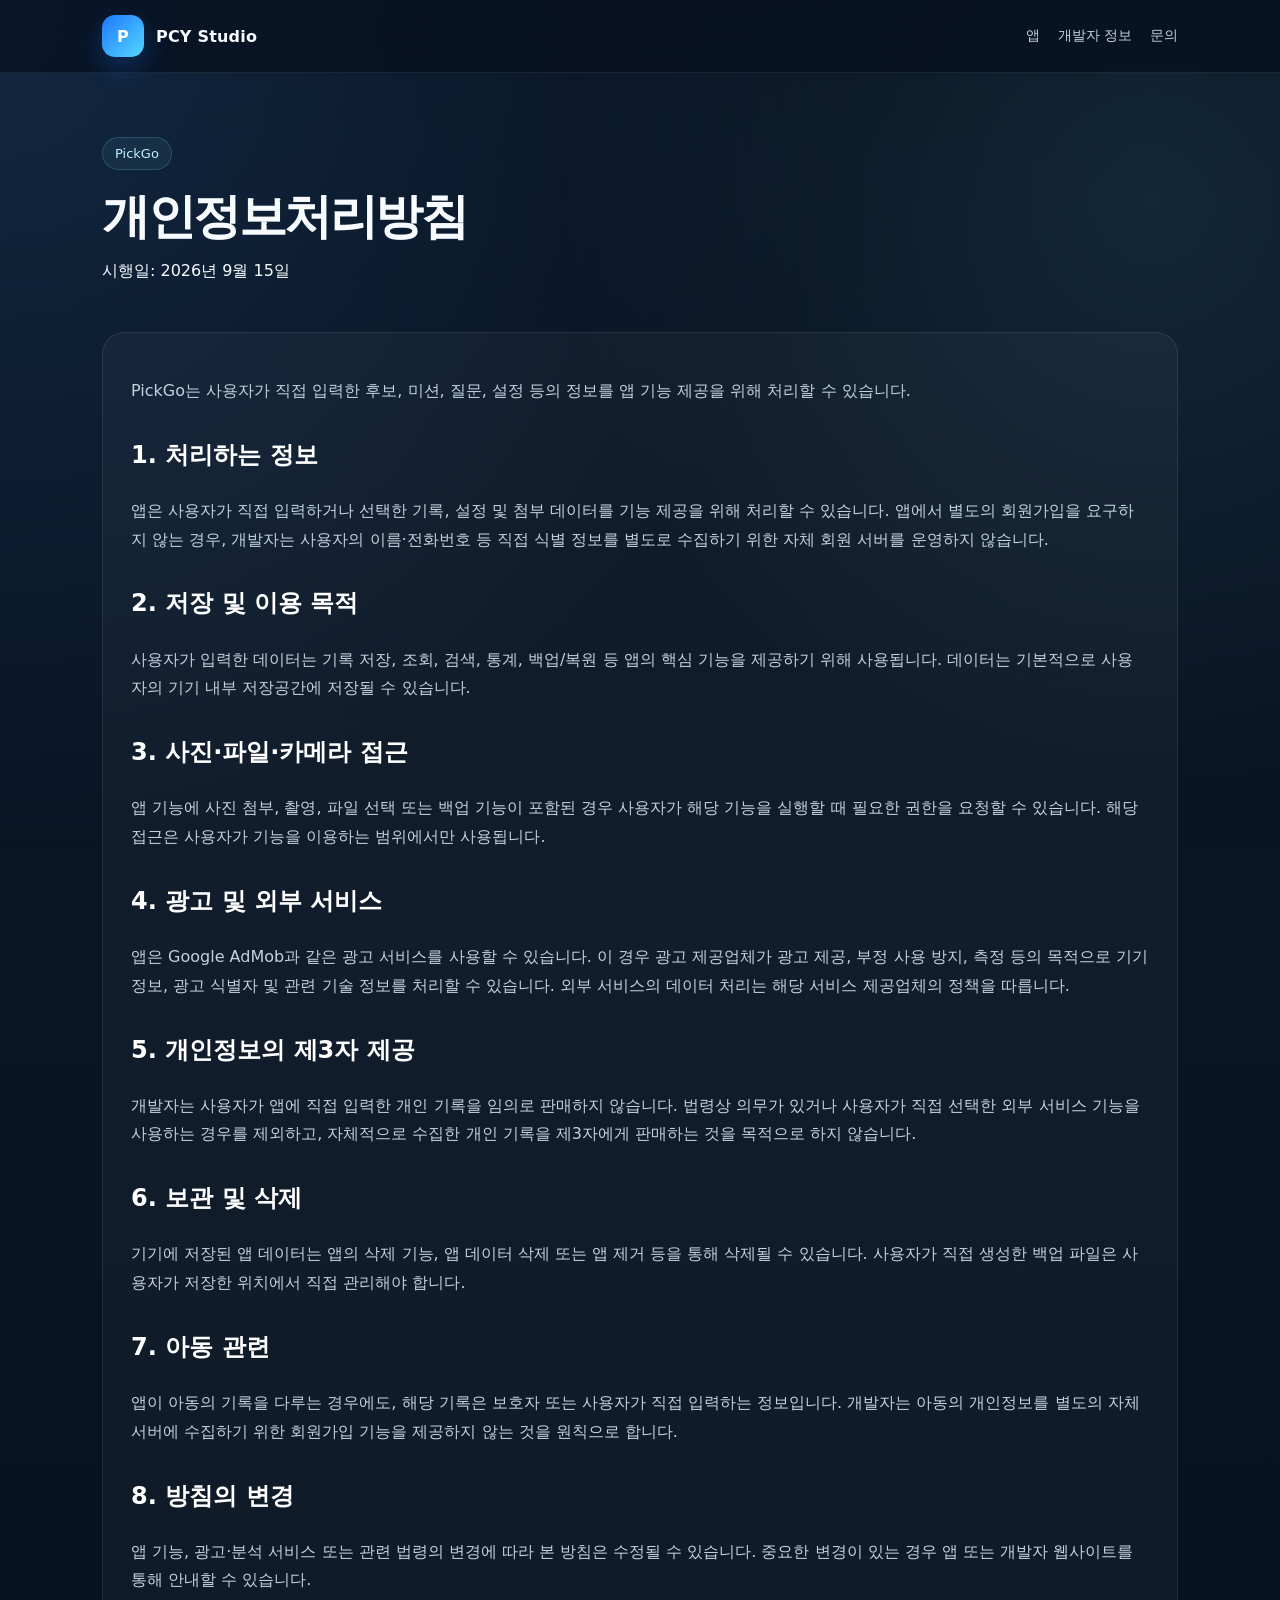
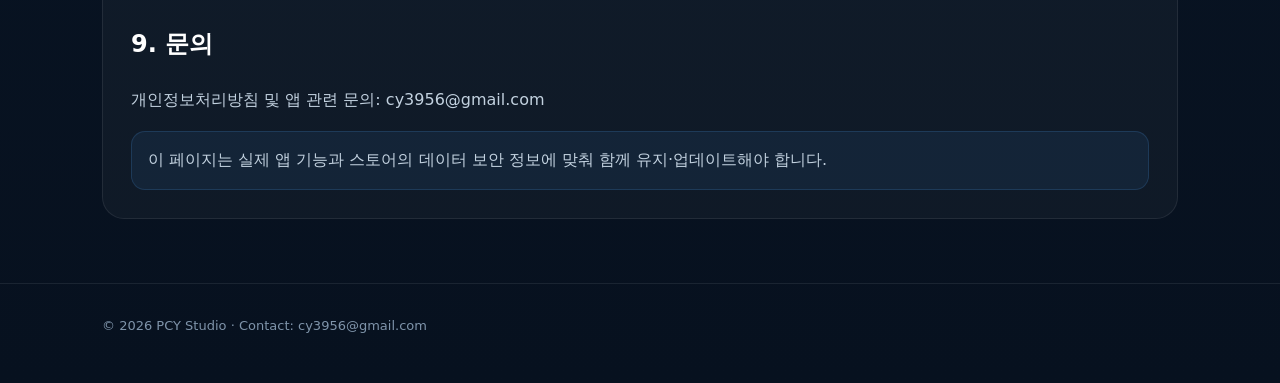
<file: pickgo/privacy.html>
<!doctype html>
<html lang="ko">
<head>
<meta charset="utf-8">
<meta name="viewport" content="width=device-width,initial-scale=1">
<meta name="description" content="PickGo 개인정보처리방침">
<title>PickGo 개인정보처리방침 | PCY Studio</title>
<style>
:root{
  --bg:#07111f; --panel:#0f1c2e; --panel2:#13243a; --text:#f7fbff;
  --muted:#9db1c7; --line:rgba(255,255,255,.08); --accent:#52a7ff;
  --accent2:#7ce0ff; --ok:#76e3a5; --shadow:0 24px 60px rgba(0,0,0,.28);
}
*{box-sizing:border-box}
html{scroll-behavior:smooth}
body{
  margin:0; font-family:Inter, Pretendard, "Noto Sans KR", system-ui, -apple-system, BlinkMacSystemFont, "Segoe UI", sans-serif;
  color:var(--text); background:
    radial-gradient(circle at top left, rgba(82,167,255,.15), transparent 36%),
    radial-gradient(circle at 90% 10%, rgba(124,224,255,.10), transparent 28%),
    linear-gradient(180deg,#07111f,#091525 48%,#07111f);
  min-height:100vh;
}
a{color:inherit;text-decoration:none}
.wrap{max-width:1120px;margin:auto;padding:0 22px}
.nav{
  position:sticky;top:0;z-index:30;backdrop-filter:blur(18px);
  background:rgba(7,17,31,.76);border-bottom:1px solid var(--line)
}
.navin{height:72px;display:flex;align-items:center;justify-content:space-between;gap:20px}
.brand{display:flex;align-items:center;gap:12px;font-weight:800;letter-spacing:.2px}
.logo{
  width:42px;height:42px;border-radius:13px;display:grid;place-items:center;
  background:linear-gradient(135deg,#1e78ff,#54d7ff);box-shadow:0 10px 26px rgba(30,120,255,.28);
  font-weight:900;color:white
}
.navlinks{display:flex;gap:18px;color:#bed0e2;font-size:14px}
.hero{padding:92px 0 68px}
.badge{
  display:inline-flex;gap:8px;align-items:center;padding:8px 12px;border:1px solid rgba(124,224,255,.18);
  background:rgba(124,224,255,.07);border-radius:999px;color:#bfefff;font-size:13px
}
h1{font-size:clamp(42px,7vw,76px);line-height:1.02;margin:22px 0 20px;letter-spacing:-2.5px}
.hero p{max-width:720px;color:var(--muted);font-size:18px;line-height:1.75;margin:0}
.actions{display:flex;gap:12px;flex-wrap:wrap;margin-top:32px}
.btn{
  display:inline-flex;align-items:center;justify-content:center;padding:13px 18px;border-radius:13px;
  border:1px solid var(--line);background:#12233a;color:white;font-weight:700
}
.btn.primary{background:linear-gradient(135deg,#217dff,#53c5ff);border:none}
.section{padding:24px 0 72px}
.section h2{font-size:30px;margin:0 0 8px}
.section .lead{color:var(--muted);margin:0 0 24px}
.grid{display:grid;grid-template-columns:repeat(2,minmax(0,1fr));gap:18px}
.card{
  background:linear-gradient(180deg,rgba(19,36,58,.94),rgba(12,25,42,.94));
  border:1px solid var(--line);border-radius:22px;padding:24px;box-shadow:var(--shadow);
  transition:.22s ease;position:relative;overflow:hidden
}
.card:hover{transform:translateY(-4px);border-color:rgba(124,224,255,.28)}
.card::after{
  content:"";position:absolute;width:150px;height:150px;border-radius:50%;right:-60px;top:-60px;
  background:radial-gradient(circle,rgba(82,167,255,.18),transparent 68%)
}
.apphead{display:flex;gap:16px;align-items:center;margin-bottom:18px}
.appicon{
  width:66px;height:66px;border-radius:18px;display:grid;place-items:center;font-size:26px;font-weight:900;
  border:1px solid rgba(255,255,255,.1);box-shadow:inset 0 0 0 1px rgba(255,255,255,.03)
}
.appicon.field{background:linear-gradient(135deg,#193a75,#34a7ff)}
.appicon.baby{background:linear-gradient(135deg,#ff9ebe,#ffd0df)}
.appicon.pick{background:linear-gradient(135deg,#6237ff,#b85cff)}
.appicon.one{background:linear-gradient(135deg,#0d1727,#ffc83d);color:#101010}
.apptitle{font-size:23px;font-weight:850;margin:0}
.tag{color:#8ea8c0;font-size:13px;margin-top:5px}
.card p{color:#adc0d2;line-height:1.65;margin:0 0 18px}
.links{display:flex;gap:10px;flex-wrap:wrap}
.linkpill{
  padding:9px 12px;border-radius:11px;background:rgba(255,255,255,.055);
  border:1px solid var(--line);font-size:13px;color:#d8e7f4
}
.info{
  display:grid;grid-template-columns:1fr 1fr;gap:18px;
  background:rgba(255,255,255,.035);border:1px solid var(--line);border-radius:20px;padding:22px
}
.info h3{margin:0 0 7px;font-size:16px}
.info p{margin:0;color:var(--muted);line-height:1.6;font-size:14px}
footer{border-top:1px solid var(--line);padding:34px 0 50px;color:#7f94aa;font-size:13px}
.subhero{padding:64px 0 34px}
.subhero h1{font-size:48px}
.content{
  background:rgba(255,255,255,.035);border:1px solid var(--line);border-radius:22px;padding:28px;
  line-height:1.8;color:#c2d1df;margin-bottom:64px
}
.content h2,.content h3{color:white;margin-top:28px}
.content ul{padding-left:20px}
.notice{background:rgba(82,167,255,.08);border:1px solid rgba(82,167,255,.16);padding:14px 16px;border-radius:14px}
@media (max-width:760px){
  .navlinks{display:none}.hero{padding-top:64px}.grid,.info{grid-template-columns:1fr}
  h1{letter-spacing:-1.5px}.subhero h1{font-size:38px}
}
</style>

</head>
<body>
<nav class="nav">
  <div class="wrap navin">
    <a class="brand" href="/"><div class="logo">P</div><div>PCY Studio</div></a>
    <div class="navlinks">
      <a href="/#apps">앱</a>
      <a href="/#about">개발자 정보</a>
      <a href="mailto:cy3956@gmail.com">문의</a>
    </div>
  </div>
</nav>

    <header class="subhero">
      <div class="wrap">
        <div class="badge">PickGo</div>
        <h1>개인정보처리방침</h1>
        <p>시행일: 2026년 9월 15일</p>
      </div>
    </header>
    <main class="wrap">
      <section class="content">
        <p>PickGo는 사용자가 직접 입력한 후보, 미션, 질문, 설정 등의 정보를 앱 기능 제공을 위해 처리할 수 있습니다.</p>

        <h2>1. 처리하는 정보</h2>
        <p>앱은 사용자가 직접 입력하거나 선택한 기록, 설정 및 첨부 데이터를 기능 제공을 위해 처리할 수 있습니다. 앱에서 별도의 회원가입을 요구하지 않는 경우, 개발자는 사용자의 이름·전화번호 등 직접 식별 정보를 별도로 수집하기 위한 자체 회원 서버를 운영하지 않습니다.</p>

        <h2>2. 저장 및 이용 목적</h2>
        <p>사용자가 입력한 데이터는 기록 저장, 조회, 검색, 통계, 백업/복원 등 앱의 핵심 기능을 제공하기 위해 사용됩니다. 데이터는 기본적으로 사용자의 기기 내부 저장공간에 저장될 수 있습니다.</p>

        <h2>3. 사진·파일·카메라 접근</h2>
        <p>앱 기능에 사진 첨부, 촬영, 파일 선택 또는 백업 기능이 포함된 경우 사용자가 해당 기능을 실행할 때 필요한 권한을 요청할 수 있습니다. 해당 접근은 사용자가 기능을 이용하는 범위에서만 사용됩니다.</p>

        <h2>4. 광고 및 외부 서비스</h2>
        <p>앱은 Google AdMob과 같은 광고 서비스를 사용할 수 있습니다. 이 경우 광고 제공업체가 광고 제공, 부정 사용 방지, 측정 등의 목적으로 기기 정보, 광고 식별자 및 관련 기술 정보를 처리할 수 있습니다. 외부 서비스의 데이터 처리는 해당 서비스 제공업체의 정책을 따릅니다.</p>

        <h2>5. 개인정보의 제3자 제공</h2>
        <p>개발자는 사용자가 앱에 직접 입력한 개인 기록을 임의로 판매하지 않습니다. 법령상 의무가 있거나 사용자가 직접 선택한 외부 서비스 기능을 사용하는 경우를 제외하고, 자체적으로 수집한 개인 기록을 제3자에게 판매하는 것을 목적으로 하지 않습니다.</p>

        <h2>6. 보관 및 삭제</h2>
        <p>기기에 저장된 앱 데이터는 앱의 삭제 기능, 앱 데이터 삭제 또는 앱 제거 등을 통해 삭제될 수 있습니다. 사용자가 직접 생성한 백업 파일은 사용자가 저장한 위치에서 직접 관리해야 합니다.</p>

        <h2>7. 아동 관련</h2>
        <p>앱이 아동의 기록을 다루는 경우에도, 해당 기록은 보호자 또는 사용자가 직접 입력하는 정보입니다. 개발자는 아동의 개인정보를 별도의 자체 서버에 수집하기 위한 회원가입 기능을 제공하지 않는 것을 원칙으로 합니다.</p>

        <h2>8. 방침의 변경</h2>
        <p>앱 기능, 광고·분석 서비스 또는 관련 법령의 변경에 따라 본 방침은 수정될 수 있습니다. 중요한 변경이 있는 경우 앱 또는 개발자 웹사이트를 통해 안내할 수 있습니다.</p>

        <h2>9. 문의</h2>
        <p>개인정보처리방침 및 앱 관련 문의: <a href="mailto:cy3956@gmail.com">cy3956@gmail.com</a></p>

        <div class="notice">이 페이지는 실제 앱 기능과 스토어의 데이터 보안 정보에 맞춰 함께 유지·업데이트해야 합니다.</div>
      </section>
    </main>
    
<footer>
  <div class="wrap">© 2026 PCY Studio · Contact: <a href="mailto:cy3956@gmail.com">cy3956@gmail.com</a></div>
</footer>
</body>
</html>
</file>
<file: portfolio.css>
@import url('https://fonts.googleapis.com/css2?family=Noto+Sans+KR:wght@400;500;600;700;800;900&display=swap');
:root{--ink:#142b3c;--muted:#62727c;--paper:#f8f9f7;--line:#dce2df;--accent:#2b685b;--white:#fff}*{box-sizing:border-box}html{scroll-behavior:smooth;scroll-padding-top:100px}body{margin:0;background:var(--paper);color:var(--ink);font-family:'Noto Sans KR',system-ui,sans-serif;line-height:1.65}button,a{-webkit-tap-highlight-color:transparent}button{font:inherit}a{color:inherit;text-decoration:none}button{color:inherit}img{max-width:100%;display:block}button:focus-visible,a:focus-visible,[tabindex]:focus-visible{outline:3px solid #a67b27;outline-offset:5px}.header{max-width:1280px;margin:auto;height:96px;padding:0 40px;display:flex;justify-content:space-between;align-items:center;border-bottom:1px solid var(--line)}.brand{display:flex;align-items:center;gap:12px;font-size:21px;font-weight:800;letter-spacing:-.6px}.brand img{border-radius:11px;object-fit:cover}.header nav{display:flex;gap:34px;font-size:14px;font-weight:600}.header nav a:hover{color:var(--accent)}main{max-width:1280px;margin:auto}.intro{padding:90px 40px 100px;display:grid;grid-template-columns:1.1fr 1fr;align-items:center;gap:50px}.eyebrow{font-size:11px;letter-spacing:2px;font-weight:800;color:var(--accent);margin:0 0 22px}h1,h2,h3,p{margin-top:0}h1{font-size:clamp(44px,5.1vw,68px);line-height:1.23;font-weight:800;letter-spacing:-3px;margin-bottom:26px}h1 span{color:#627a75}.lead{font-size:16px;line-height:1.95;color:var(--muted);margin-bottom:34px}.browse{display:inline-flex;gap:44px;align-items:center;border-bottom:1px solid var(--ink);font-size:14px;font-weight:700;padding-bottom:10px}.browse span{font-size:24px}.intro-art{position:relative;height:370px}.orbit{position:absolute;inset:22px 30px;border:1px solid #dce4dc;border-radius:50%;transform:rotate(-20deg);background:radial-gradient(ellipse,#e7ede3,transparent 70%)}.tile{position:absolute;width:102px;height:102px;object-fit:cover;border-radius:26px;box-shadow:0 16px 30px #152d3b1a;border:4px solid white}.t1{left:15%;top:16%;transform:rotate(-9deg)}.t2{right:7%;top:7%;transform:rotate(9deg)}.t3{left:43%;top:35%;width:130px;height:130px;transform:rotate(-3deg)}.t4{left:8%;bottom:3%;transform:rotate(6deg)}.t5{right:3%;bottom:4%;transform:rotate(10deg)}.products{padding:0 40px 100px}.section-head{display:flex;justify-content:space-between;align-items:end;gap:24px}.section-head .eyebrow{margin-bottom:12px}h2{font-size:32px;line-height:1.4;letter-spacing:-1px;margin-bottom:0}.section-head>p{font-size:13px;color:var(--muted);margin-bottom:5px}.filters{display:flex;gap:8px;margin:30px 0}.filters button{border:1px solid var(--line);border-radius:24px;background:transparent;padding:8px 24px;font-size:13px;cursor:pointer}.filters .active{background:var(--ink);border-color:var(--ink);color:white}.grid{display:grid;grid-template-columns:repeat(3,minmax(0,1fr));gap:26px}.card{text-align:left;display:block;padding:0;border:1px solid var(--line);border-radius:20px;overflow:hidden;background:white;cursor:pointer;transition:transform .2s,box-shadow .2s}.card:hover{transform:translateY(-4px);box-shadow:0 12px 30px #142b3c0b}.card-art{height:204px;display:grid;place-items:center;background:#eceef0}.product-icon{width:100px;height:100px;object-fit:cover;border-radius:23px;box-shadow:0 14px 25px #142b3c18;transition:transform .25s}.card:hover .product-icon{transform:scale(1.05) rotate(-2deg)}.pickgo{background:#edf0fe}.fieldlog{background:#e3eeea}.babylog{background:#faf0e8}.carlog{background:#e9eff4}.mage{background:#eae4f1}.card-body{padding:26px}.category{display:block;color:var(--accent);font-size:11px;font-weight:700;letter-spacing:.3px;margin-bottom:8px}.card h3{font-size:23px;letter-spacing:-.7px;margin-bottom:8px}.card p{font-size:13px;color:var(--muted);min-height:44px;margin-bottom:20px}.card-more{font-size:12px;font-weight:700}.studio{border-top:1px solid var(--line);margin:0 40px;padding:64px 0 76px;display:grid;grid-template-columns:1fr 1.4fr;column-gap:50px}.studio .eyebrow{grid-column:1/-1}.studio h2{font-size:30px;grid-row:2/4}.studio>p:not(.eyebrow){color:var(--muted);font-size:14px}.studio>a{font-size:13px;text-decoration:underline;text-underline-offset:5px}footer{border-top:1px solid var(--line);max-width:1200px;margin:auto;padding:26px 0;display:flex;justify-content:space-between;align-items:center}footer .brand{font-size:15px}footer>span{font-size:11px;color:var(--muted)}.modal-open{overflow:hidden}dialog{padding:0;width:min(900px,calc(100% - 36px));max-height:90dvh;border:0;border-radius:24px;background:var(--white);color:var(--ink);box-shadow:0 35px 100px #00172550;overscroll-behavior:contain}dialog::backdrop{background:#102635a6;backdrop-filter:blur(6px)}.dialog-top{display:flex;align-items:center;justify-content:space-between;position:sticky;top:0;z-index:3;background:#fffffff5;padding:17px 30px;border-bottom:1px solid var(--line)}.dialog-top .eyebrow{margin:0}.close{border:1px solid var(--line);background:var(--white);border-radius:24px;padding:8px 15px;cursor:pointer;font-size:13px}.close span{margin-left:15px;font-size:18px}#detail-content{padding:32px}.detail-heading{display:flex;gap:22px;align-items:center;margin-bottom:24px}.detail-icon{width:84px;height:84px;object-fit:cover;border-radius:20px}.detail-heading h2{font-size:32px}.detail-heading .category{margin:0 0 3px}.subtitle{margin:2px 0 0;font-size:14px;color:var(--muted)}.description{font-size:15px;line-height:1.9;color:var(--muted);margin-bottom:30px}.detail-features{display:grid;grid-template-columns:repeat(3,minmax(0,1fr));gap:20px;margin:0 0 34px;padding:26px 0;border-block:1px solid var(--line)}.detail-features h3{font-size:15px;margin-bottom:8px}.detail-features p{font-size:13px;color:var(--muted);margin-bottom:0}.small-title{font-size:17px;margin-bottom:16px}.screens{display:flex;gap:16px;overflow-x:auto;scroll-snap-type:x proximity;padding:0 0 15px;margin-bottom:22px}.screens img{height:350px;width:auto;border-radius:14px;flex-shrink:0;scroll-snap-align:start;border:1px solid var(--line)}.download-section{padding:24px;background:var(--paper);border:1px solid var(--line);border-radius:16px}.download-links{display:flex;flex-wrap:wrap;gap:12px}.download{background:var(--ink);color:white;border:0;border-radius:10px;padding:13px 20px;display:inline-flex;font-size:13px;font-weight:600;align-items:center;min-height:48px}.download:hover{background:var(--accent)}.unavailable,.unavailable:hover{background:#e5e9e7;color:#6b7976;cursor:not-allowed}.download-note,.download-meta{font-size:12px;color:var(--muted);margin:15px 0 0}.game-cover{position:relative;overflow:hidden;aspect-ratio:16/7;border-radius:14px;margin-bottom:28px;background:#102635}.game-cover>img:first-child{width:100%;height:100%;object-fit:cover}.game-cover .game-title{position:absolute;width:49%;height:75%;object-fit:contain;right:2%;top:10%}@media(max-width:960px){.intro{gap:20px;padding-top:60px}.intro-art{height:300px}.tile{width:85px;height:85px;border-radius:22px}.t3{width:110px;height:110px}.grid{grid-template-columns:repeat(2,minmax(0,1fr))}.studio{grid-template-columns:1fr 1fr}footer{margin:0 40px}}@media(max-width:600px){.header{height:76px;padding:0 22px}.brand{font-size:18px}.header nav{gap:20px;font-size:12px}.intro{padding:50px 22px 55px;grid-template-columns:1fr;gap:30px}.intro-art{height:270px;max-width:380px;width:100%;justify-self:center}h1{font-size:45px;letter-spacing:-2px}.lead{font-size:14px}.eyebrow{font-size:10px;margin-bottom:18px}.products{padding:0 22px 50px}.section-head{display:block}.section-head h2{font-size:26px}.section-head>p{margin:12px 0 0}.filters{margin:22px 0}.grid{gap:14px}.card-art{height:142px}.product-icon{width:76px;height:76px;border-radius:18px}.card-body{padding:18px 14px}.card h3{font-size:20px}.card p{font-size:12px;min-height:60px}.category{font-size:10px}.card-more{font-size:11px}.studio{margin:0 22px;padding:35px 0 40px;display:block}.studio h2{font-size:25px;margin-bottom:22px}.studio>p:not(.eyebrow){font-size:13px}footer{margin:0 22px;padding:22px 0;gap:20px}.dialog-top{padding:12px 18px}#detail-content{padding:20px}.detail-heading{gap:15px}.detail-icon{width:66px;height:66px;border-radius:16px}.detail-heading h2{font-size:26px}.description{font-size:14px}.detail-features{grid-template-columns:1fr;gap:20px;padding:22px 0}.screens img{height:300px}.download-section{padding:18px}.download-links{flex-direction:column}.download{justify-content:center}.game-cover{aspect-ratio:16/9}}@media(prefers-reduced-motion:reduce){html{scroll-behavior:auto}*,*::before,*::after{transition:none!important;animation:none!important}}
</file>
